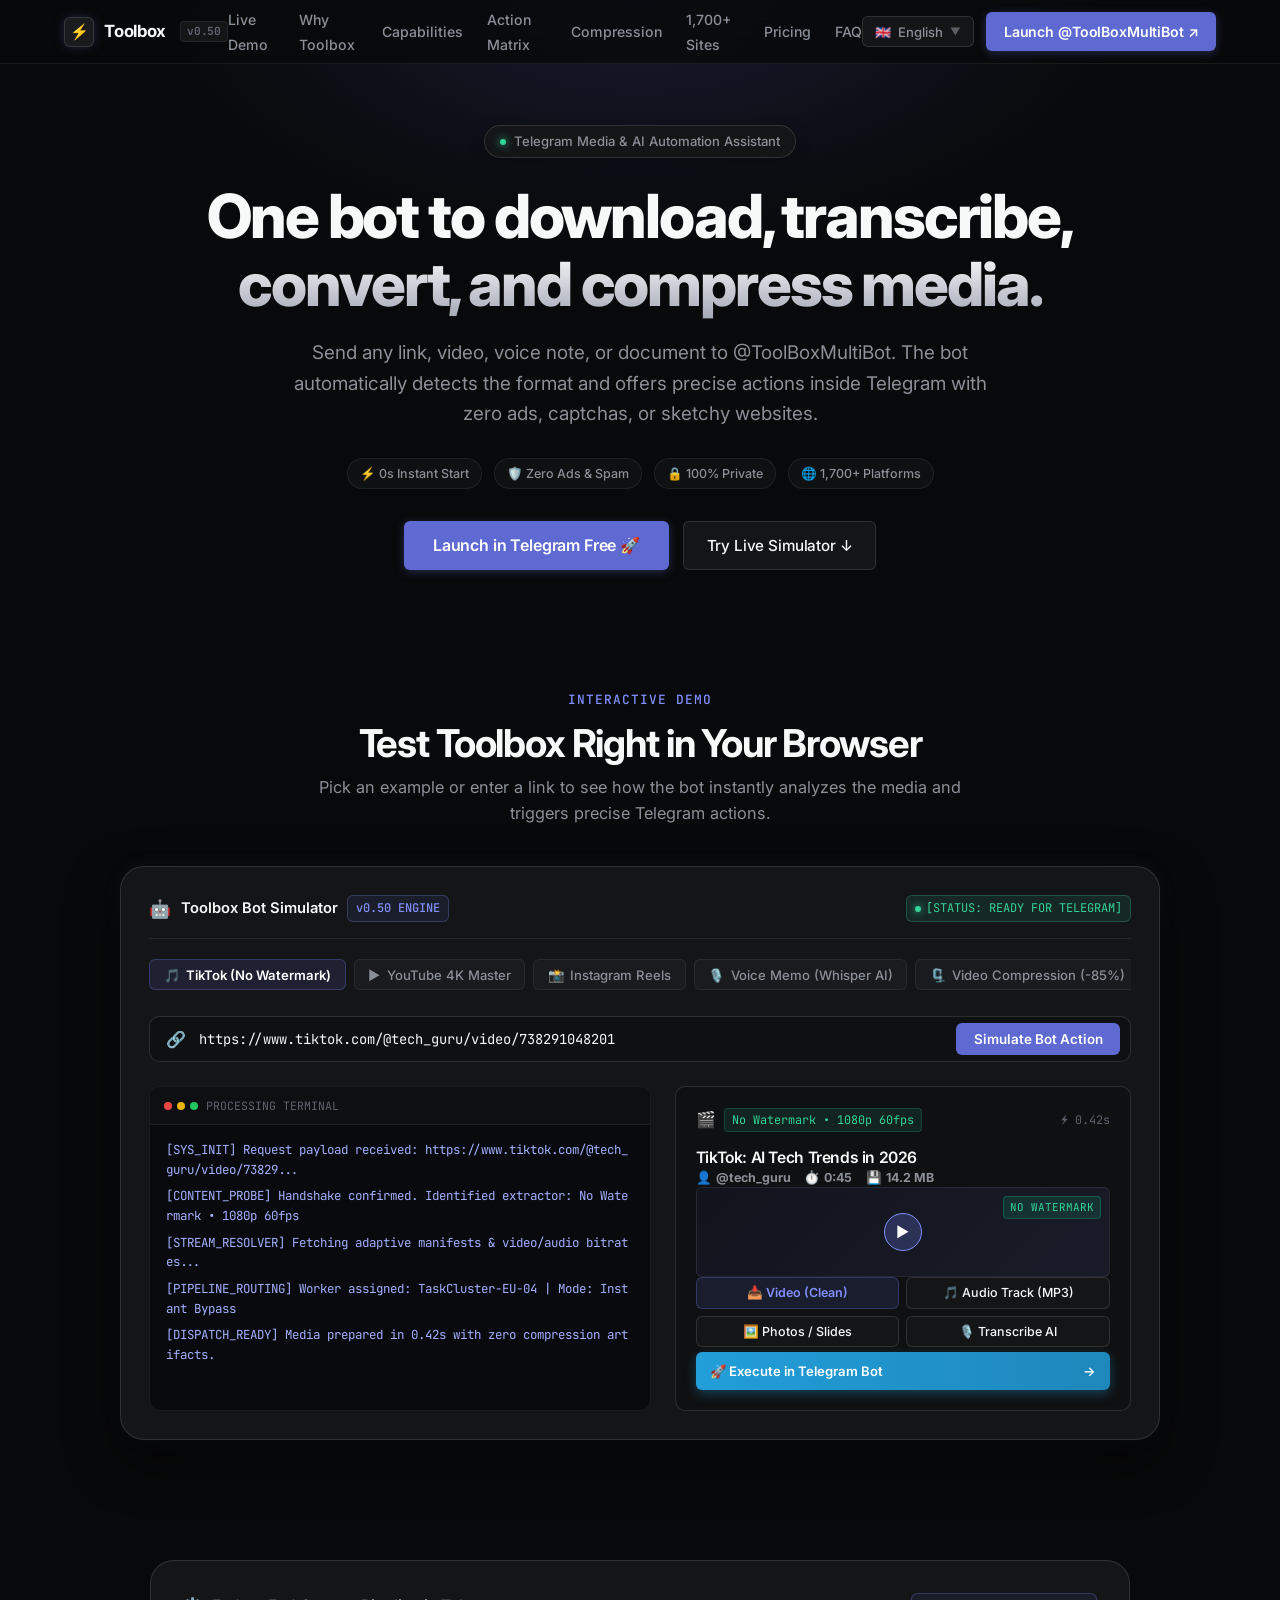
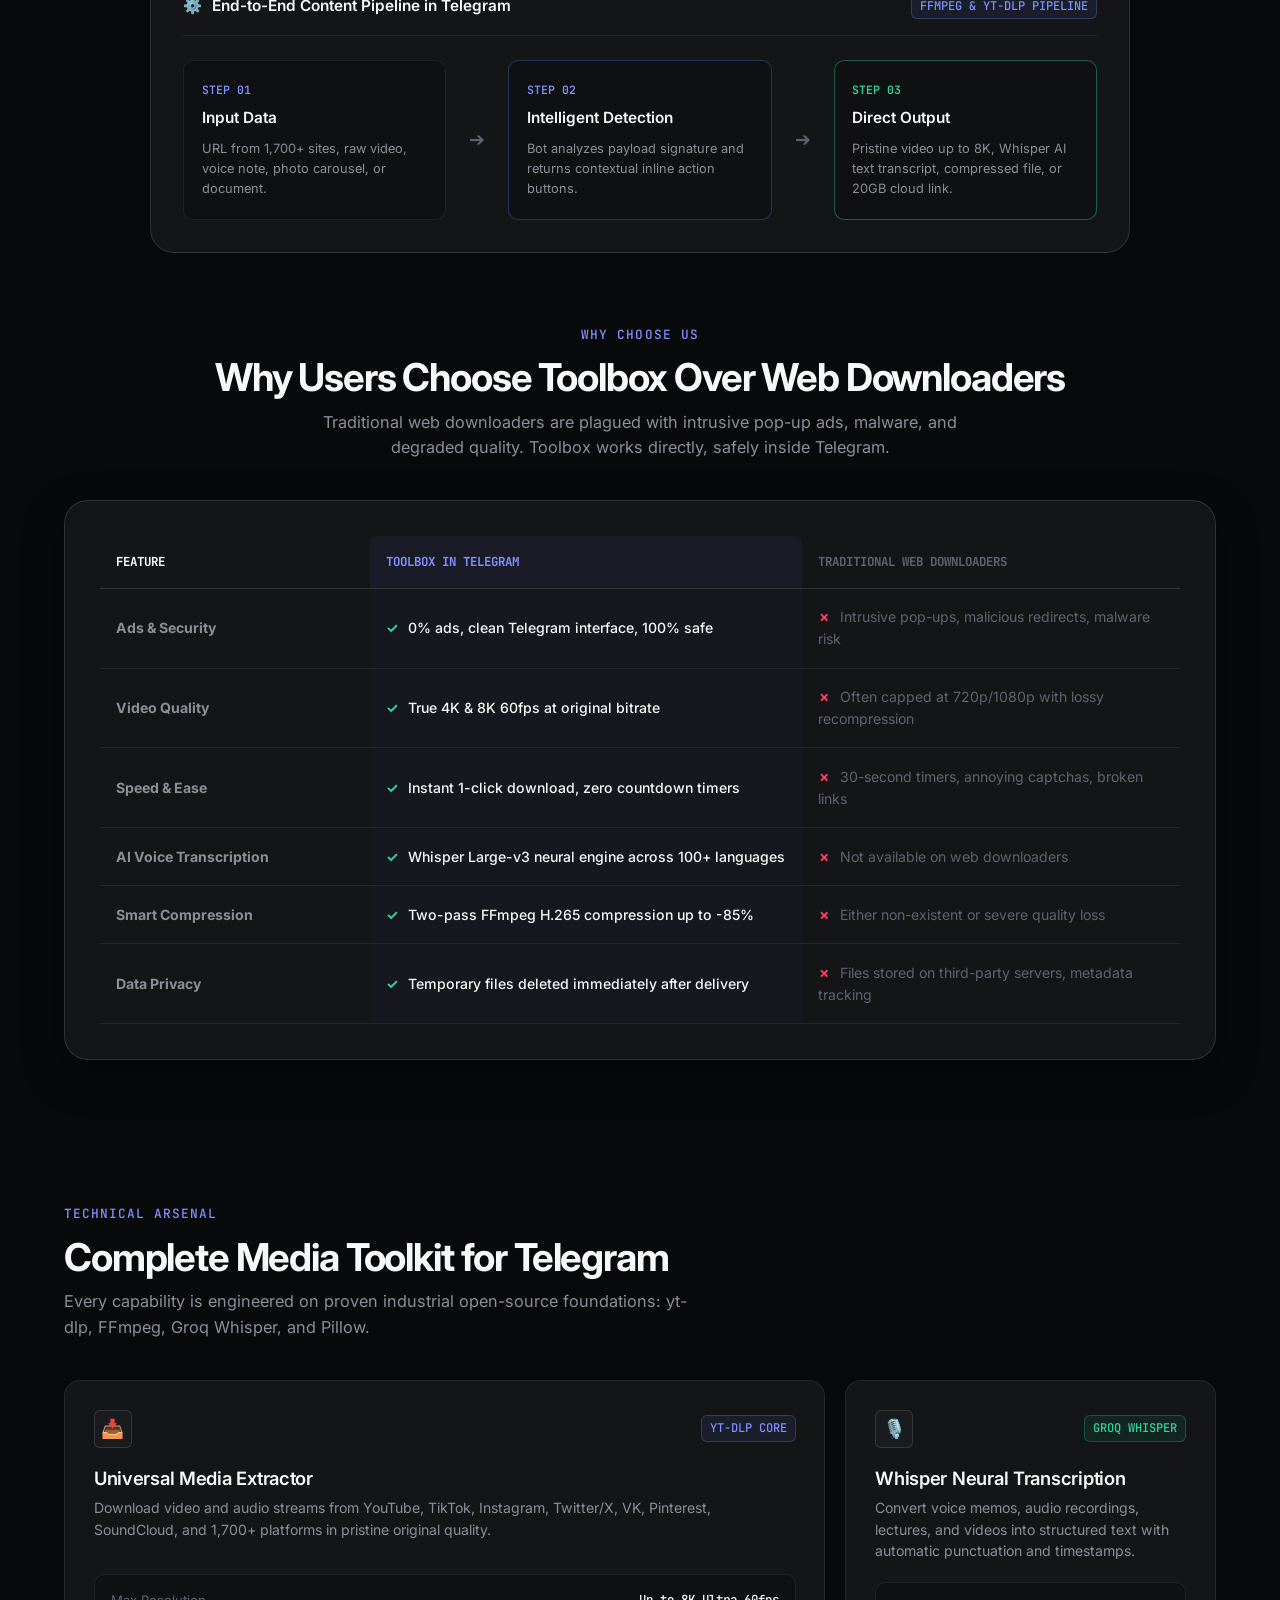
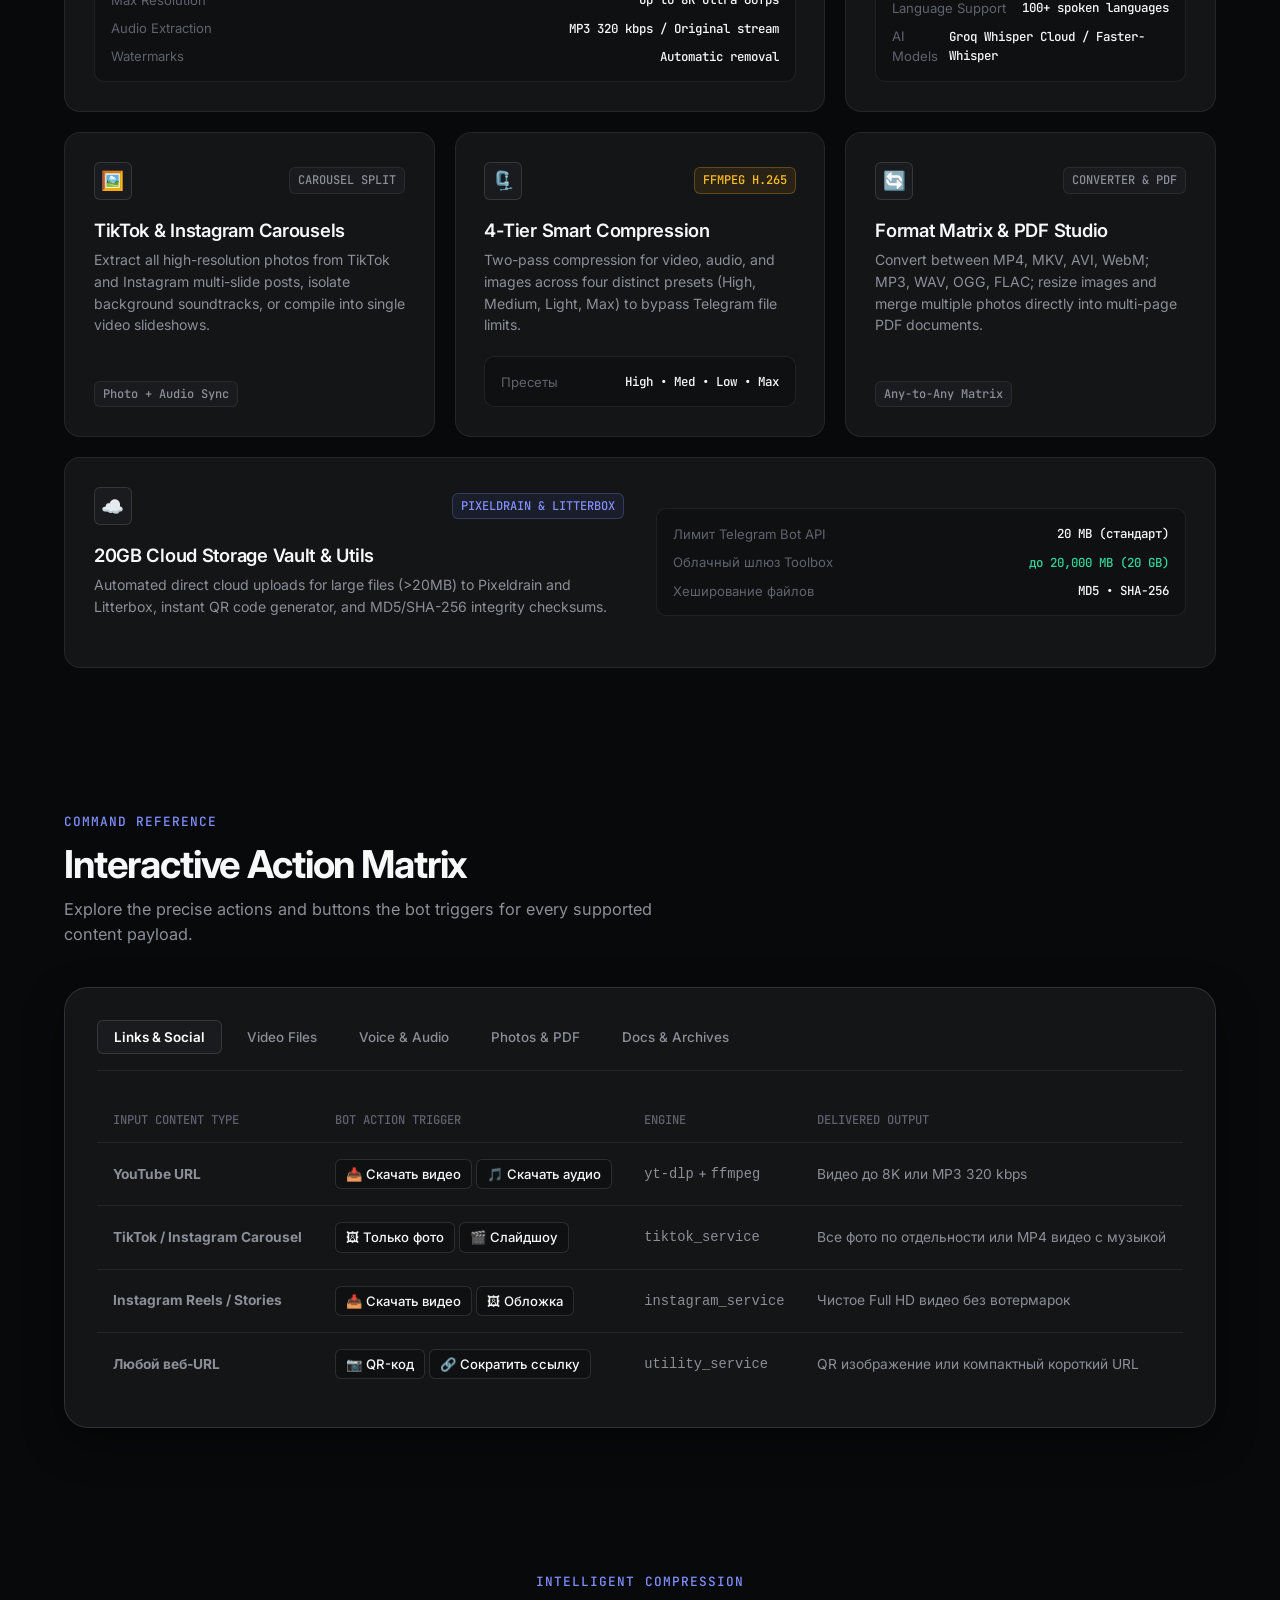
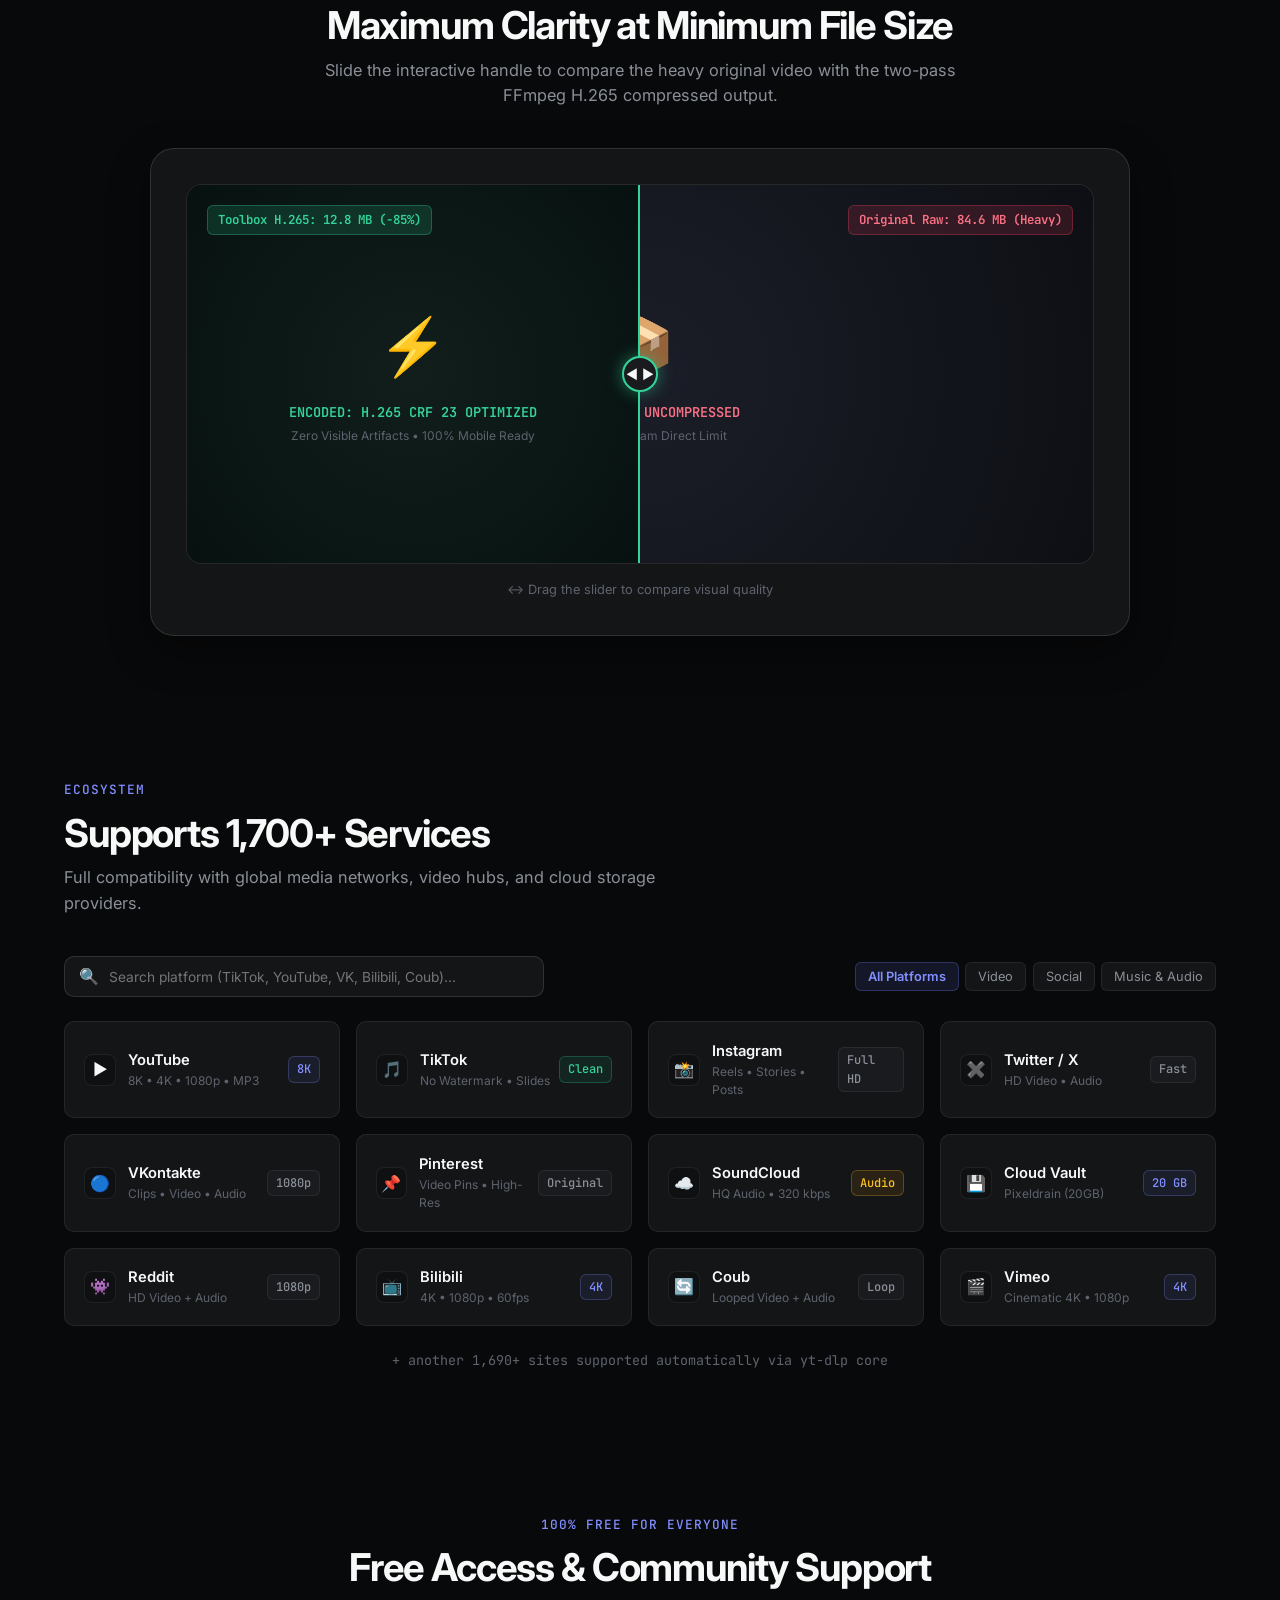
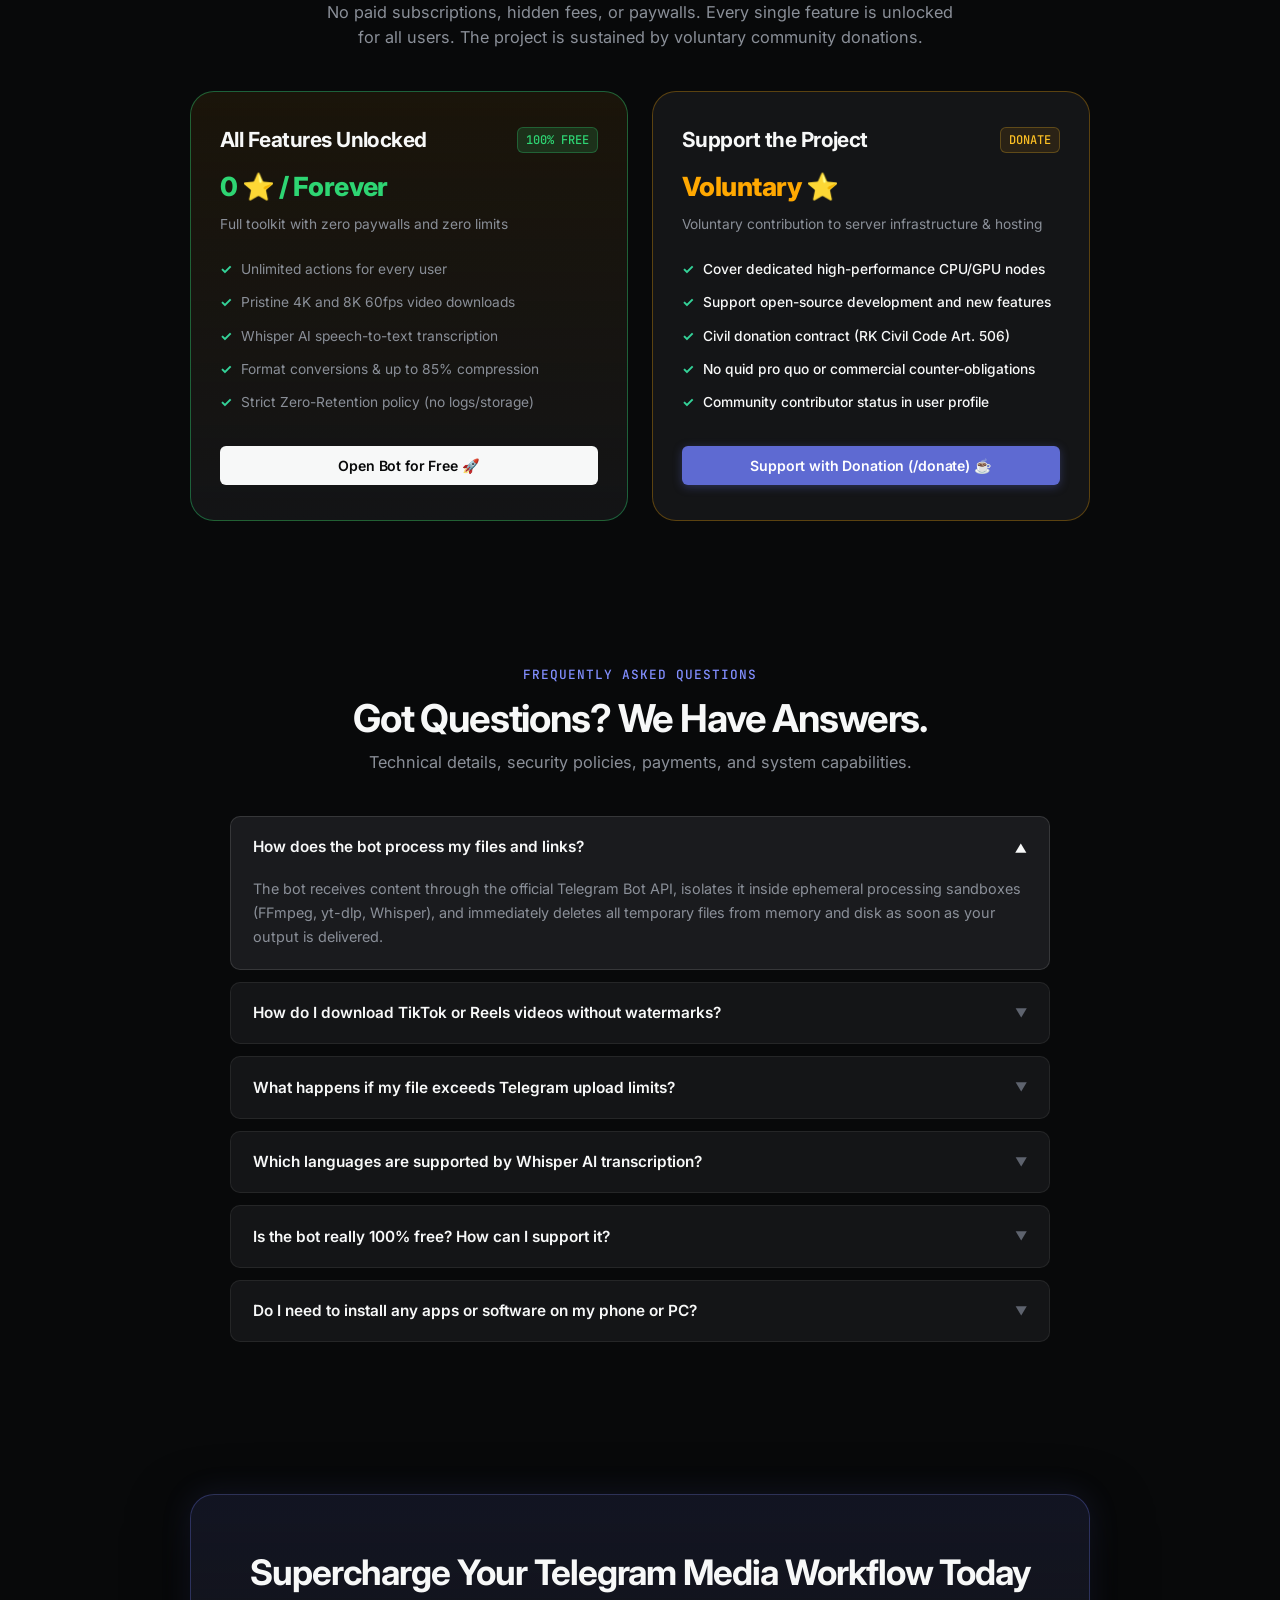
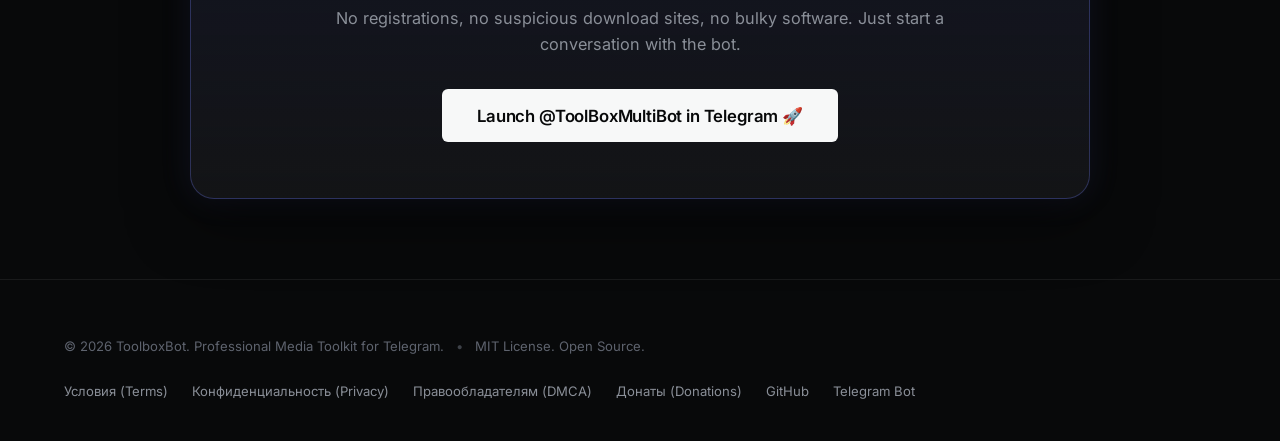
<file: index.html>
<!DOCTYPE html>
<html lang="ru" dir="ltr">
<head>
  <meta charset="UTF-8">
  <meta name="viewport" content="width=device-width, initial-scale=1.0">
  <title>Toolbox — Telegram-бот для скачивания видео (TikTok, YouTube, Reels), Whisper AI транскрибации и сжатия медиа</title>
  <meta name="description" content="Скачивайте видео в 4K/8K без водяных знаков из TikTok, YouTube, Instagram Reels, переводите аудио в текст нейросетью Whisper AI и сжимайте файлы до 85% прямо в Telegram.">
  <meta name="keywords" content="telegram bot, скачать тикток без водяного знака, скачать ютуб 4к, whisper ai транскрибация, сжатие видео telegram, конвертер медиа telegram stars, toolbox bot">
  <meta name="robots" content="index, follow">
  <meta name="theme-color" content="#08090a">

  <!-- Canonical & Alternate Hreflang -->
  <link rel="canonical" href="https://viacheslavchernyshov.github.io/toolbox/">
  <link rel="alternate" hreflang="x-default" href="https://viacheslavchernyshov.github.io/toolbox/">
  <link rel="alternate" hreflang="ru" href="https://viacheslavchernyshov.github.io/toolbox/">
  <link rel="alternate" hreflang="en" href="https://viacheslavchernyshov.github.io/toolbox/">
  <link rel="alternate" hreflang="uk" href="https://viacheslavchernyshov.github.io/toolbox/">
  <link rel="alternate" hreflang="de" href="https://viacheslavchernyshov.github.io/toolbox/">
  <link rel="alternate" hreflang="es" href="https://viacheslavchernyshov.github.io/toolbox/">
  <link rel="alternate" hreflang="it" href="https://viacheslavchernyshov.github.io/toolbox/">
  <link rel="alternate" hreflang="pt" href="https://viacheslavchernyshov.github.io/toolbox/">
  <link rel="alternate" hreflang="id" href="https://viacheslavchernyshov.github.io/toolbox/">
  <link rel="alternate" hreflang="vi" href="https://viacheslavchernyshov.github.io/toolbox/">
  <link rel="alternate" hreflang="fa" href="https://viacheslavchernyshov.github.io/toolbox/">

  <!-- OpenGraph (Facebook, Telegram, LinkedIn) -->
  <meta property="og:type" content="website">
  <meta property="og:url" content="https://viacheslavchernyshov.github.io/toolbox/">
  <meta property="og:title" content="Toolbox — Скачивание 8K, Whisper AI и сжатие медиа в Telegram">
  <meta property="og:description" content="Один бот для 1700+ сервисов: чистый TikTok без водяных знаков, YouTube 4K, Reels, Whisper AI транскрибация и сжатие до 85% без рекламы и вирусов.">
  <meta property="og:site_name" content="ToolboxBot">
  <meta property="og:locale" content="ru_RU">

  <!-- Twitter Card -->
  <meta name="twitter:card" content="summary_large_image">
  <meta name="twitter:title" content="Toolbox — Professional Telegram Media Assistant">
  <meta name="twitter:description" content="Download from 1,700+ sites in up to 8K, transcribe voice to text with Whisper AI, and compress files losslessly in Telegram.">

  <!-- JSON-LD Structured Data: SoftwareApplication & FAQPage -->
  <script type="application/ld+json">
  {
    "@context": "https://schema.org",
    "@graph": [
      {
        "@type": "SoftwareApplication",
        "name": "Toolbox Bot",
        "applicationCategory": "MultimediaApplication",
        "operatingSystem": "Telegram (iOS, Android, Windows, macOS, Linux, Web)",
        "url": "https://t.me/ToolBoxMultiBot",
        "offers": [
          {
            "@type": "Offer",
            "name": "100% Free & Open Utility",
            "price": "0",
            "priceCurrency": "USD",
            "description": "Complete free access to 4K/8K downloads, Whisper AI transcription, conversion, and compression for everyone"
          }
        ],
        "aggregateRating": {
          "@type": "AggregateRating",
          "ratingValue": "4.9",
          "reviewCount": "1280",
          "bestRating": "5",
          "worstRating": "1"
        }
      },
      {
        "@type": "FAQPage",
        "mainEntity": [
          {
            "@type": "Question",
            "name": "Как бот обрабатывает мои файлы и ссылки?",
            "acceptedAnswer": {
              "@type": "Answer",
              "text": "Бот принимает контент через официальный Telegram Bot API, изолированно обрабатывает его во временных рабочих контейнерах (FFmpeg, yt-dlp, Whisper) и сразу после отправки результата вам безвозвратно удаляет временные файлы из памяти и диска."
            }
          },
          {
            "@type": "Question",
            "name": "Как скачать видео без водяного знака из TikTok или Reels?",
            "acceptedAnswer": {
              "@type": "Answer",
              "text": "Просто скопируйте ссылку на ролик или фото-слайдшоу в приложении и отправьте её боту. Toolbox автоматически отфильтрует метаданные и пришлёт чистый ролик в оригинальном битрейте без водяных знаков."
            }
          },
          {
            "@type": "Question",
            "name": "Что делать, если файл превышает лимит отправки Telegram?",
            "acceptedAnswer": {
              "@type": "Answer",
              "text": "Для файлов больше стандартного лимита бот автоматически генерирует прямую скоростную ссылку на защищенное облачное хранилище Pixeldrain (до 20 ГБ) или Litterbox (до 1 ГБ), откуда файл можно скачать в один клик."
            }
          },
          {
            "@type": "Question",
            "name": "Как оплатить Lite или PRO подписку?",
            "acceptedAnswer": {
              "@type": "Answer",
              "text": "Оплата осуществляется прямо внутри Telegram официальной валютой Telegram Stars (XTR) через команду /buy. Это быстро, безопасно и не требует ввода данных банковской карты."
            }
          }
        ]
      }
    ]
  }
  </script>

  <!-- CSS Stylesheets (Linear Design System) -->
  <link rel="stylesheet" href="css/main.css">
  <link rel="stylesheet" href="css/linear.css">

  <!-- Favicon -->
  <link rel="icon" href="data:image/svg+xml,<svg xmlns='http://www.w3.org/2000/svg' viewBox='0 0 24 24' fill='%235e6ad2'><path d='M22.7 19l-9.1-9.1c.9-2.3.4-5-1.5-6.9-2-2-5-2.4-7.4-1.3L9 6 6 9 1.6 4.7C.4 7.1.9 10.1 2.9 12.1c1.9 1.9 4.6 2.4 6.9 1.5l9.1 9.1c.4.4 1 .4 1.4 0l2.3-2.3c.5-.4.5-1.1.1-1.4z'/></svg>">
</head>
<body>

  <!-- Linear Ambient Glow Mesh -->
  <div class="linear-ambient-glow"></div>

  <!-- Mobile Backdrop Overlay -->
  <div class="mobile-nav-backdrop" id="mobile-nav-backdrop"></div>

  <!-- Header & Navigation -->
  <header class="linear-header">
    <div class="container linear-nav-inner">
      <a href="#" class="linear-brand" aria-label="Toolbox Bot Home">
        <div class="linear-brand-icon">⚡</div>
        <span>Toolbox</span>
        <span class="linear-version-badge">v0.50</span>
      </a>

      <nav aria-label="Primary Navigation">
        <ul class="linear-nav-links" id="nav-menu">
          <li><a href="#simulator" class="linear-nav-link" data-i18n="nav.simulator">Демонстрация</a></li>
          <li><a href="#comparison" class="linear-nav-link" data-i18n="nav.comparison">Преимущества</a></li>
          <li><a href="#capabilities" class="linear-nav-link" data-i18n="nav.capabilities">Возможности</a></li>
          <li><a href="#matrix" class="linear-nav-link" data-i18n="nav.matrix">Матрица действий</a></li>
          <li><a href="#compression" class="linear-nav-link" data-i18n="nav.compression">Сжатие</a></li>
          <li><a href="#platforms" class="linear-nav-link" data-i18n="nav.platforms">1700+ сервисов</a></li>
          <li><a href="#tariffs" class="linear-nav-link" data-i18n="nav.tariffs">Бесплатно & Донаты</a></li>
          <li><a href="#faq" class="linear-nav-link" data-i18n="nav.faq">FAQ</a></li>
        </ul>
      </nav>

      <div class="linear-header-actions">
        <!-- 10 Languages Dropdown -->
        <div class="lang-dropdown-wrapper">
          <button class="lang-btn" id="lang-toggle-btn" aria-label="Change Language" aria-expanded="false">
            <span id="current-lang-flag">🇷🇺</span>
            <span id="current-lang-name">Русский</span>
            <span style="font-size: 0.65rem; opacity: 0.6;">▼</span>
          </button>
          <div class="lang-dropdown" role="menu">
            <a href="#" class="lang-item active" data-lang="ru"><span>🇷🇺</span> Русский</a>
            <a href="#" class="lang-item" data-lang="en"><span>🇬🇧</span> English</a>
            <a href="#" class="lang-item" data-lang="uk"><span>🇺🇦</span> Українська</a>
            <a href="#" class="lang-item" data-lang="de"><span>🇩🇪</span> Deutsch</a>
            <a href="#" class="lang-item" data-lang="es"><span>🇪🇸</span> Español</a>
            <a href="#" class="lang-item" data-lang="it"><span>🇮🇹</span> Italiano</a>
            <a href="#" class="lang-item" data-lang="pt"><span>🇵🇹</span> Português</a>
            <a href="#" class="lang-item" data-lang="id"><span>🇮🇩</span> Bahasa</a>
            <a href="#" class="lang-item" data-lang="vi"><span>🇻🇳</span> Tiếng Việt</a>
            <a href="#" class="lang-item" data-lang="fa"><span>🇮🇷</span> فارسی</a>
          </div>
        </div>

        <a href="https://t.me/ToolBoxMultiBot?start=w_nav" target="_blank" rel="noopener noreferrer" class="btn-linear btn-linear-brand" data-placement="w_nav" data-i18n="nav.open_bot">
          Открыть @ToolBoxMultiBot ↗
        </a>

        <button class="mobile-menu-btn" id="mobile-menu-btn" aria-label="Toggle Menu">
          <span></span>
          <span></span>
          <span></span>
        </button>
      </div>
    </div>
  </header>

  <!-- Hero Section -->
  <section class="hero-linear">
    <div class="container">
      <div class="hero-pill-badge">
        <span class="pulse-point"></span>
        <span data-i18n="hero.badge">Медиа-ассистент и ИИ-автоматизация для Telegram</span>
      </div>

      <h1 class="hero-headline-linear">
        <span data-i18n="hero.headline_p1">Один бот для скачивания, транскрибации,</span><br>
        <span class="hero-gradient-text" data-i18n="hero.headline_highlight">конвертации и сжатия медиа.</span>
      </h1>

      <p class="hero-subheadline-linear" data-i18n="hero.subheadline">
        Отправьте любую ссылку, видео, голосовое сообщение или документ в @ToolBoxMultiBot. Бот мгновенно определит формат и предложит точные действия в Telegram без рекламы, капчи и сомнительных сайтов.
      </p>

      <!-- Trust Badges Row -->
      <div class="hero-trust-badges">
        <div class="trust-badge-pill"><span data-i18n="hero.trust_badge1">⚡ 0 сек запуск</span></div>
        <div class="trust-badge-pill"><span data-i18n="hero.trust_badge2">🛡️ Без рекламы и спама</span></div>
        <div class="trust-badge-pill"><span data-i18n="hero.trust_badge3">🔒 100% конфиденциально</span></div>
        <div class="trust-badge-pill"><span data-i18n="hero.trust_badge4">🌐 1700+ сервисов</span></div>
      </div>

      <div class="hero-cta-linear">
        <a href="https://t.me/ToolBoxMultiBot?start=w_hero" target="_blank" rel="noopener noreferrer" class="btn-linear btn-linear-brand" style="font-size: 1rem; padding: 0.75rem 1.8rem;" data-placement="w_hero" data-i18n="hero.cta_primary">
          Запустить в Telegram бесплатно 🚀
        </a>
        <a href="#simulator" class="btn-linear btn-linear-secondary" style="font-size: 0.95rem; padding: 0.75rem 1.4rem;" data-i18n="hero.cta_secondary">
          Попробовать демо-симулятор ↓
        </a>
      </div>
    </div>
  </section>

  <!-- Interactive Bot Simulator (Live Browser Demo) -->
  <section class="simulator-section" id="simulator">
    <div class="container">
      <div class="section-header-linear" style="text-align: center;">
        <span class="section-label-linear" data-i18n="simulator.badge">ИНТЕРАКТИВНОЕ ДЕМО</span>
        <h2 class="section-title-linear" data-i18n="simulator.title">Попробуйте Toolbox прямо в браузере</h2>
        <p class="section-desc-linear" style="margin: 0 auto;" data-i18n="simulator.desc">
          Выберите пример или введите ссылку, чтобы увидеть, как бот мгновенно определяет контент и выполняет действия в Telegram.
        </p>
      </div>

      <div class="linear-simulator-box">
        <!-- Top Status Bar -->
        <div class="sim-header-bar">
          <div class="sim-title-group">
            <span style="font-size: 1.1rem;">🤖</span>
            <span>Toolbox Bot Simulator</span>
            <span class="tech-tag blue">v0.50 ENGINE</span>
          </div>
          <div id="sim-status-badge" class="sim-status-badge">
            <span class="pulse-dot done"></span>
            <span>[STATUS: READY FOR TELEGRAM]</span>
          </div>
        </div>

        <!-- Preset Buttons -->
        <div class="sim-presets-row">
          <button class="sim-preset-btn active" data-preset="tiktok">
            <span>🎵</span> <span data-i18n="simulator.preset_tiktok">TikTok (Без вотермарки)</span>
          </button>
          <button class="sim-preset-btn" data-preset="youtube">
            <span>▶️</span> <span data-i18n="simulator.preset_youtube">YouTube 4K Master</span>
          </button>
          <button class="sim-preset-btn" data-preset="insta">
            <span>📸</span> <span data-i18n="simulator.preset_insta">Instagram Reels</span>
          </button>
          <button class="sim-preset-btn" data-preset="voice">
            <span>🎙️</span> <span data-i18n="simulator.preset_voice">Голосовое (Whisper AI)</span>
          </button>
          <button class="sim-preset-btn" data-preset="compress">
            <span>🗜️</span> <span data-i18n="simulator.preset_compress">Сжатие видео (-85%)</span>
          </button>
        </div>

        <!-- Input Box -->
        <div class="sim-input-wrapper">
          <span class="sim-input-icon">🔗</span>
          <input type="text" id="sim-input" class="sim-input" value="https://www.tiktok.com/@tech_guru/video/738291048201" placeholder="Вставьте любую ссылку или имя файла...">
          <button id="sim-run-btn" class="sim-run-btn" data-i18n="simulator.btn_simulate">
            <span>⚡ Запустить симуляцию</span>
          </button>
        </div>

        <!-- Split Terminal vs Preview -->
        <div class="sim-grid-layout">
          <!-- Terminal Logs -->
          <div class="sim-terminal-pane">
            <div class="sim-terminal-header">
              <div class="terminal-dots">
                <span class="terminal-dot" style="background: #ef4444;"></span>
                <span class="terminal-dot" style="background: #eab308;"></span>
                <span class="terminal-dot" style="background: #22c55e;"></span>
              </div>
              <span data-i18n="simulator.terminal_title">ТЕРМИНАЛ ОБРАБОТКИ</span>
            </div>
            <div id="sim-logs" class="sim-logs">
              <div class="log-line glow-text">[SYS_INIT] Request payload received...</div>
              <div class="log-line">[CONTENT_PROBE] Handshake confirmed. Extractor: TikTok No Watermark</div>
              <div class="log-line">[DISPATCH_READY] Media prepared in 0.42s with zero compression artifacts.</div>
            </div>
          </div>

          <!-- Telegram Preview -->
          <div id="sim-preview" class="sim-preview-pane">
            <!-- Populated dynamically by simulator.js -->
          </div>
        </div>
      </div>
    </div>
  </section>

  <!-- Real Workflow Diagram -->
  <section class="workflow-section" id="workflow">
    <div class="container">
      <div class="workflow-box">
        <div class="workflow-header">
          <div class="workflow-title-box">
            <span>⚙️</span>
            <span data-i18n="hero.workflow_title">Сквозной процесс обработки контента в боте</span>
          </div>
          <span class="tech-tag blue">FFMPEG & YT-DLP PIPELINE</span>
        </div>

        <div class="workflow-grid">
          <!-- Step 1 -->
          <div class="workflow-card">
            <div class="workflow-step-num" data-i18n="hero.step1_num">Шаг 01</div>
            <div class="workflow-card-title" data-i18n="hero.step1_title">Входные данные</div>
            <p class="workflow-item-list" data-i18n="hero.step1_desc">
              Ссылка из 1700+ сайтов, видеофайл, голосовое сообщение, фото или PDF-документ.
            </p>
          </div>

          <div class="workflow-arrow">➔</div>

          <!-- Step 2 -->
          <div class="workflow-card" style="border-color: var(--accent-brand-border);">
            <div class="workflow-step-num" style="color: #828fff;" data-i18n="hero.step2_num">Шаг 02</div>
            <div class="workflow-card-title" data-i18n="hero.step2_title">Умное распознавание</div>
            <p class="workflow-item-list" data-i18n="hero.step2_desc">
              Бот анализирует сигнатуру и возвращает контекстную клавиатуру точных действий.
            </p>
          </div>

          <div class="workflow-arrow">➔</div>

          <!-- Step 3 -->
          <div class="workflow-card" style="border-color: rgba(52, 211, 153, 0.4);">
            <div class="workflow-step-num" style="color: #34d399;" data-i18n="hero.step3_num">Шаг 03</div>
            <div class="workflow-card-title" data-i18n="hero.step3_title">Результат</div>
            <p class="workflow-item-list" data-i18n="hero.step3_desc">
              Чистое видео до 8K, расшифровка Whisper AI, сжатый файл или облачная ссылка до 20 ГБ.
            </p>
          </div>
        </div>
      </div>
    </div>
  </section>

  <!-- Comparison Section: Toolbox vs Web Downloaders -->
  <section class="vs-section" id="comparison">
    <div class="container">
      <div class="section-header-linear" style="text-align: center;">
        <span class="section-label-linear" data-i18n="vs.badge">ПРЕИМУЩЕСТВА</span>
        <h2 class="section-title-linear" data-i18n="vs.title">Почему пользователи выбирают Toolbox вместо сайтов</h2>
        <p class="section-desc-linear" style="margin: 0 auto;" data-i18n="vs.desc">
          Традиционные сайты-скачивальщики перегружены навязчивой рекламой, вирусами и режут качество. Toolbox работает напрямую в мессенджере.
        </p>
      </div>

      <div class="vs-box">
        <div class="vs-table-responsive">
          <table class="vs-table">
            <thead>
              <tr>
                <th style="width: 25%;" data-i18n="vs.col_feature">Параметр</th>
                <th class="col-tb" style="width: 40%;" data-i18n="vs.col_toolbox">Toolbox в Telegram</th>
                <th class="col-web" style="width: 35%;" data-i18n="vs.col_websites">Обычные веб-скачивальщики</th>
              </tr>
            </thead>
            <tbody>
              <tr>
                <td><strong data-i18n="vs.f1_title">Реклама и безопасность</strong></td>
                <td class="col-tb"><span class="vs-check">✓</span> <span data-i18n="vs.f1_tb">0% рекламы, чистый Telegram, полная безопасность</span></td>
                <td class="col-web"><span class="vs-cross">✗</span> <span data-i18n="vs.f1_web">Всплывающие окна, баннеры, риск вирусов и фишинга</span></td>
              </tr>
              <tr>
                <td><strong data-i18n="vs.f2_title">Качество видео</strong></td>
                <td class="col-tb"><span class="vs-check">✓</span> <span data-i18n="vs.f2_tb">Честное 4K и 8K 60fps в оригинальном битрейте</span></td>
                <td class="col-web"><span class="vs-cross">✗</span> <span data-i18n="vs.f2_web">Часто урезано до 720p/1080p, повторное пережатие</span></td>
              </tr>
              <tr>
                <td><strong data-i18n="vs.f3_title">Скорость и запуск</strong></td>
                <td class="col-tb"><span class="vs-check">✓</span> <span data-i18n="vs.f3_tb">Мгновенно в 1 клик, без ожидания таймеров</span></td>
                <td class="col-web"><span class="vs-cross">✗</span> <span data-i18n="vs.f3_web">Таймеры ожидания 30 сек, капчи, битые ссылки</span></td>
              </tr>
              <tr>
                <td><strong data-i18n="vs.f4_title">ИИ-транскрибация речи</strong></td>
                <td class="col-tb"><span class="vs-check">✓</span> <span data-i18n="vs.f4_tb">Нейросеть Whisper Large-v3 на 100+ языках мира</span></td>
                <td class="col-web"><span class="vs-cross">✗</span> <span data-i18n="vs.f4_web">Отсутствует на сайтах-скачивальщиках</span></td>
              </tr>
              <tr>
                <td><strong data-i18n="vs.f5_title">Умное сжатие файлов</strong></td>
                <td class="col-tb"><span class="vs-check">✓</span> <span data-i18n="vs.f5_tb">Двухпроходное FFmpeg H.265 сжатие до -85%</span></td>
                <td class="col-web"><span class="vs-cross">✗</span> <span data-i18n="vs.f5_web">Либо нет, либо сильная потеря четкости</span></td>
              </tr>
              <tr>
                <td><strong data-i18n="vs.f6_title">Приватность файлов</strong></td>
                <td class="col-tb"><span class="vs-check">✓</span> <span data-i18n="vs.f6_tb">Файлы стираются из памяти сразу после отправки</span></td>
                <td class="col-web"><span class="vs-cross">✗</span> <span data-i18n="vs.f6_web">Хранятся на чужих серверах, слив метаданных</span></td>
              </tr>
            </tbody>
          </table>
        </div>
      </div>
    </div>
  </section>

  <!-- Core Capabilities (Linear Bento Grid) -->
  <section class="bento-section" id="capabilities">
    <div class="container">
      <div class="section-header-linear">
        <span class="section-label-linear" data-i18n="bento.badge">ТЕХНИЧЕСКИЙ АРСЕНАЛ</span>
        <h2 class="section-title-linear" data-i18n="bento.title">Полный набор инструментов для медиафайлов</h2>
        <p class="section-desc-linear" data-i18n="bento.desc">
          Каждая функция построена на проверенном промышленном стеке: yt-dlp, FFmpeg, Groq Whisper и Pillow.
        </p>
      </div>

      <div class="bento-grid">
        <!-- Card 1 (Col span 2): Universal Downloader -->
        <div class="bento-card col-span-2">
          <div>
            <div class="bento-top-row">
              <div class="bento-icon-box">📥</div>
              <span class="tech-tag blue">YT-DLP CORE</span>
            </div>
            <h3 class="bento-title" data-i18n="bento.c1_title">Универсальный загрузчик медиа</h3>
            <p class="bento-desc" data-i18n="bento.c1_desc">
              Скачивание видео и аудиопотоков с YouTube, TikTok, Instagram, Twitter/X, VK, Pinterest, SoundCloud и ещё 1700+ платформ в исходном качестве.
            </p>
          </div>
          <div class="bento-specs">
            <div class="bento-spec-row">
              <span class="bento-spec-label" data-i18n="bento.c1_spec1">Разрешение</span>
              <span class="bento-spec-val" data-i18n="bento.c1_spec1_v">до 8K Ultra 60fps</span>
            </div>
            <div class="bento-spec-row">
              <span class="bento-spec-label" data-i18n="bento.c1_spec2">Аудиодорожка</span>
              <span class="bento-spec-val" data-i18n="bento.c1_spec2_v">MP3 320 kbps / Исходный битрейт</span>
            </div>
            <div class="bento-spec-row">
              <span class="bento-spec-label" data-i18n="bento.c1_spec3">Водяные знаки</span>
              <span class="bento-spec-val" data-i18n="bento.c1_spec3_v">Автоматическое удаление</span>
            </div>
          </div>
        </div>

        <!-- Card 2: Neural Transcriber -->
        <div class="bento-card">
          <div>
            <div class="bento-top-row">
              <div class="bento-icon-box">🎙️</div>
              <span class="tech-tag emerald">GROQ WHISPER</span>
            </div>
            <h3 class="bento-title" data-i18n="bento.c2_title">Нейросетевая транскрибация Whisper</h3>
            <p class="bento-desc" data-i18n="bento.c2_desc">
              Преобразование голосовых сообщений, аудиозаписей, подкастов и видеороликов в структурированный текст со знаками препинания и таймкодами.
            </p>
          </div>
          <div class="bento-specs">
            <div class="bento-spec-row">
              <span class="bento-spec-label" data-i18n="bento.c2_spec1">Языки</span>
              <span class="bento-spec-val" data-i18n="bento.c2_spec1_v">100+ мировых языков</span>
            </div>
            <div class="bento-spec-row">
              <span class="bento-spec-label" data-i18n="bento.c2_spec2">Движок</span>
              <span class="bento-spec-val" data-i18n="bento.c2_spec2_v">Whisper Large-v3</span>
            </div>
          </div>
        </div>

        <!-- Card 3: TikTok & Instagram Carousels -->
        <div class="bento-card">
          <div>
            <div class="bento-top-row">
              <div class="bento-icon-box">🖼️</div>
              <span class="tech-tag">CAROUSEL SPLIT</span>
            </div>
            <h3 class="bento-title" data-i18n="bento.c3_title">Слайдшоу TikTok & Instagram</h3>
            <p class="bento-desc" data-i18n="bento.c3_desc">
              Разбор фото-каруселей TikTok и Instagram на отдельные кадры в исходном разрешении, выгрузка саундтрека или сборка в видео-слайдшоу.
            </p>
          </div>
          <div class="tech-tag" style="width: fit-content;">Photo + Audio Sync</div>
        </div>

        <!-- Card 4: 4-Tier Smart Compression -->
        <div class="bento-card">
          <div>
            <div class="bento-top-row">
              <div class="bento-icon-box">🗜️</div>
              <span class="tech-tag amber">FFMPEG H.265</span>
            </div>
            <h3 class="bento-title" data-i18n="bento.c4_title">4-уровневое умное сжатие</h3>
            <p class="bento-desc" data-i18n="bento.c4_desc">
              Двухпроходное сжатие видео, аудио и изображений с четырьмя пресетами (High, Medium, Light, Max) для обхода лимитов Telegram.
            </p>
          </div>
          <div class="bento-specs">
            <div class="bento-spec-row">
              <span class="bento-spec-label">Пресеты</span>
              <span class="bento-spec-val">High • Med • Low • Max</span>
            </div>
          </div>
        </div>

        <!-- Card 5: Media Converter & PDF Studio -->
        <div class="bento-card">
          <div>
            <div class="bento-top-row">
              <div class="bento-icon-box">🔄</div>
              <span class="tech-tag">CONVERTER & PDF</span>
            </div>
            <h3 class="bento-title" data-i18n="bento.c5_title">Конвертер форматов и PDF Studio</h3>
            <p class="bento-desc" data-i18n="bento.c5_desc">
              Конвертация между MP4, MKV, AVI, WebM; MP3, WAV, OGG, FLAC; ресайз картинок и объединение фотографий в один многостраничный PDF.
            </p>
          </div>
          <div class="tech-tag" style="width: fit-content;">Any-to-Any Matrix</div>
        </div>

        <!-- Card 6 (Full Width): 20GB Cloud Vault & Utilities -->
        <div class="bento-card col-span-full">
          <div class="bento-split-content">
            <div>
              <div class="bento-top-row">
                <div class="bento-icon-box">☁️</div>
                <span class="tech-tag blue">PIXELDRAIN & LITTERBOX</span>
              </div>
              <h3 class="bento-title" data-i18n="bento.c6_title">Облачное хранилище до 20 ГБ и утилиты</h3>
              <p class="bento-desc" data-i18n="bento.c6_desc">
                Автоматическая загрузка файлов больше 20 МБ на скоростные сервера Pixeldrain и Litterbox, генерация QR-кодов и расчет контрольных сумм MD5/SHA-256.
              </p>
            </div>
            <div class="bento-specs" style="align-self: center;">
              <div class="bento-spec-row">
                <span class="bento-spec-label">Лимит Telegram Bot API</span>
                <span class="bento-spec-val">20 MB (стандарт)</span>
              </div>
              <div class="bento-spec-row">
                <span class="bento-spec-label">Облачный шлюз Toolbox</span>
                <span class="bento-spec-val" style="color: #34d399;">до 20,000 MB (20 GB)</span>
              </div>
              <div class="bento-spec-row">
                <span class="bento-spec-label">Хеширование файлов</span>
                <span class="bento-spec-val">MD5 • SHA-256</span>
              </div>
            </div>
          </div>
        </div>
      </div>
    </div>
  </section>

  <!-- Interactive Action Matrix -->
  <section class="matrix-section" id="matrix">
    <div class="container">
      <div class="section-header-linear">
        <span class="section-label-linear" data-i18n="matrix.badge">СПРАВОЧНИК КОМАНД</span>
        <h2 class="section-title-linear" data-i18n="matrix.title">Интерактивная матрица действий</h2>
        <p class="section-desc-linear" data-i18n="matrix.desc">
          Посмотрите, какие кнопки и функции активирует бот при получении каждого типа контента.
        </p>
      </div>

      <div class="matrix-box">
        <div class="matrix-tabs">
          <button class="matrix-tab-btn active" data-tab="url" data-i18n="matrix.tab_url">Ссылки и Соцсети</button>
          <button class="matrix-tab-btn" data-tab="video" data-i18n="matrix.tab_video">Видеофайлы</button>
          <button class="matrix-tab-btn" data-tab="audio" data-i18n="matrix.tab_audio">Голос и Аудио</button>
          <button class="matrix-tab-btn" data-tab="photo" data-i18n="matrix.tab_photo">Фото и PDF</button>
          <button class="matrix-tab-btn" data-tab="doc" data-i18n="matrix.tab_doc">Документы и Архивы</button>
        </div>

        <!-- Tab 1: URL / Links -->
        <div class="matrix-content-pane active" id="pane-url">
          <div class="matrix-table-responsive">
            <table class="matrix-table">
              <thead>
                <tr>
                  <th data-i18n="matrix.th_input">Тип контента на входе</th>
                  <th data-i18n="matrix.th_action">Действие в боте</th>
                  <th data-i18n="matrix.th_engine">Обработчик</th>
                  <th data-i18n="matrix.th_output">Результат</th>
                </tr>
              </thead>
              <tbody>
                <tr>
                  <td><strong>YouTube URL</strong></td>
                  <td><span class="action-badge">📥 Скачать видео</span> <span class="action-badge">🎵 Скачать аудио</span></td>
                  <td><code>yt-dlp</code> + <code>ffmpeg</code></td>
                  <td>Видео до 8K или MP3 320 kbps</td>
                </tr>
                <tr>
                  <td><strong>TikTok / Instagram Carousel</strong></td>
                  <td><span class="action-badge">🖼 Только фото</span> <span class="action-badge">🎬 Слайдшоу</span></td>
                  <td><code>tiktok_service</code></td>
                  <td>Все фото по отдельности или MP4 видео с музыкой</td>
                </tr>
                <tr>
                  <td><strong>Instagram Reels / Stories</strong></td>
                  <td><span class="action-badge">📥 Скачать видео</span> <span class="action-badge">🖼 Обложка</span></td>
                  <td><code>instagram_service</code></td>
                  <td>Чистое Full HD видео без вотермарок</td>
                </tr>
                <tr>
                  <td><strong>Любой веб-URL</strong></td>
                  <td><span class="action-badge">📷 QR-код</span> <span class="action-badge">🔗 Сократить ссылку</span></td>
                  <td><code>utility_service</code></td>
                  <td>QR изображение или компактный короткий URL</td>
                </tr>
              </tbody>
            </table>
          </div>
        </div>

        <!-- Tab 2: Video Files -->
        <div class="matrix-content-pane" id="pane-video">
          <div class="matrix-table-responsive">
            <table class="matrix-table">
              <thead>
                <tr>
                  <th data-i18n="matrix.th_input">Тип контента на входе</th>
                  <th data-i18n="matrix.th_action">Действие в боте</th>
                  <th data-i18n="matrix.th_engine">Обработчик</th>
                  <th data-i18n="matrix.th_output">Результат</th>
                </tr>
              </thead>
              <tbody>
                <tr>
                  <td><strong>MP4, MKV, AVI, WebM</strong></td>
                  <td><span class="action-badge">🔄 Конвертировать</span></td>
                  <td><code>conversion_service</code></td>
                  <td>Быстрое перекодирование в выбранный контейнер</td>
                </tr>
                <tr>
                  <td><strong>Тяжелый видеофайл</strong></td>
                  <td><span class="action-badge">🗜 Сжать</span> (High, Med, Low, Max)</td>
                  <td><code>ffmpeg CRF pass</code></td>
                  <td>Уменьшение размера файла до 85%</td>
                </tr>
                <tr>
                  <td><strong>Видео с речью</strong></td>
                  <td><span class="action-badge">🎙 Транскрипция</span></td>
                  <td><code>Groq Whisper Pro</code></td>
                  <td>Текстовая расшифровка с таймкодами</td>
                </tr>
                <tr>
                  <td><strong>Видео > 20 МБ</strong></td>
                  <td><span class="action-badge">☁️ Загрузить на сервер</span></td>
                  <td><code>Pixeldrain (20GB)</code></td>
                  <td>Прямая ссылка на скачивание на высокой скорости</td>
                </tr>
              </tbody>
            </table>
          </div>
        </div>

        <!-- Tab 3: Audio & Voice -->
        <div class="matrix-content-pane" id="pane-audio">
          <div class="matrix-table-responsive">
            <table class="matrix-table">
              <thead>
                <tr>
                  <th data-i18n="matrix.th_input">Тип контента на входе</th>
                  <th data-i18n="matrix.th_action">Действие в боте</th>
                  <th data-i18n="matrix.th_engine">Обработчик</th>
                  <th data-i18n="matrix.th_output">Результат</th>
                </tr>
              </thead>
              <tbody>
                <tr>
                  <td><strong>Голосовое сообщение Telegram</strong></td>
                  <td><span class="action-badge">🎙 Транскрипция</span></td>
                  <td><code>Groq Whisper</code></td>
                  <td>Мгновенный текст сообщения со знаками препинания</td>
                </tr>
                <tr>
                  <td><strong>MP3, WAV, OGG, FLAC, M4A</strong></td>
                  <td><span class="action-badge">🔄 Конвертировать</span></td>
                  <td><code>ffmpeg audio matrix</code></td>
                  <td>Преобразование в любой аудиоформат</td>
                </tr>
                <tr>
                  <td><strong>Длинный подкаст / Лекция</strong></td>
                  <td><span class="action-badge">🎙 Транскрипция</span></td>
                  <td><code>Whisper Large-v3</code></td>
                  <td>Полный конспект беседы с разбивкой по смыслу</td>
                </tr>
              </tbody>
            </table>
          </div>
        </div>

        <!-- Tab 4: Photos & PDF -->
        <div class="matrix-content-pane" id="pane-photo">
          <div class="matrix-table-responsive">
            <table class="matrix-table">
              <thead>
                <tr>
                  <th data-i18n="matrix.th_input">Тип контента на входе</th>
                  <th data-i18n="matrix.th_action">Действие в боте</th>
                  <th data-i18n="matrix.th_engine">Обработчик</th>
                  <th data-i18n="matrix.th_output">Результат</th>
                </tr>
              </thead>
              <tbody>
                <tr>
                  <td><strong>Изображения (PNG, JPG, WebP)</strong></td>
                  <td><span class="action-badge">📄 В PDF</span></td>
                  <td><code>Pillow (PIL)</code></td>
                  <td>Объединение фото в один многостраничный PDF</td>
                </tr>
                <tr>
                  <td><strong>Большая фотография</strong></td>
                  <td><span class="action-badge">📐 Изменить размер</span> <span class="action-badge">🗜 Сжать</span></td>
                  <td><code>image_service</code></td>
                  <td>Оптимизированное изображение без артефактов</td>
                </tr>
                <tr>
                  <td><strong>Любое фото / картинка</strong></td>
                  <td><span class="action-badge">🔑 Хэш файла</span></td>
                  <td><code>hashlib</code></td>
                  <td>MD5 и SHA-256 контрольные суммы</td>
                </tr>
              </tbody>
            </table>
          </div>
        </div>

        <!-- Tab 5: Documents & Archives -->
        <div class="matrix-content-pane" id="pane-doc">
          <div class="matrix-table-responsive">
            <table class="matrix-table">
              <thead>
                <tr>
                  <th data-i18n="matrix.th_input">Тип контента на входе</th>
                  <th data-i18n="matrix.th_action">Действие в боте</th>
                  <th data-i18n="matrix.th_engine">Обработчик</th>
                  <th data-i18n="matrix.th_output">Результат</th>
                </tr>
              </thead>
              <tbody>
                <tr>
                  <td><strong>DOCX, PDF, TXT</strong></td>
                  <td><span class="action-badge">📝 Извлечь текст</span></td>
                  <td><code>document_service</code></td>
                  <td>Чистый текст файла прямо в чат Telegram</td>
                </tr>
                <tr>
                  <td><strong>Текстовый документ</strong></td>
                  <td><span class="action-badge">📄 В PDF</span></td>
                  <td><code>pdf generator</code></td>
                  <td>Скомпилированный PDF документ</td>
                </tr>
                <tr>
                  <td><strong>Любой тяжелый файл</strong></td>
                  <td><span class="action-badge">🗜 Сжать (ZIP)</span></td>
                  <td><code>zipfile stream</code></td>
                  <td>Компактный ZIP-архив</td>
                </tr>
              </tbody>
            </table>
          </div>
        </div>
      </div>
    </div>
  </section>

  <!-- Interactive Compression Slider Section -->
  <section class="compression-section" id="compression">
    <div class="container">
      <div class="section-header-linear" style="text-align: center;">
        <span class="section-label-linear" data-i18n="compression_section.badge">ИНТЕЛЛЕКТУАЛЬНОЕ СЖАТИЕ</span>
        <h2 class="section-title-linear" data-i18n="compression_section.title">Максимальная четкость при минимальном весе</h2>
        <p class="section-desc-linear" style="margin: 0 auto;" data-i18n="compression_section.desc">
          Подвигайте интерактивный ползунок, чтобы сравнить исходный тяжелый ролик и результат двухпроходного сжатия Toolbox H.265.
        </p>
      </div>

      <div class="compression-linear-box">
        <div class="compare-container" id="compare-container">
          <!-- Before Layer (Original Raw Video) -->
          <div class="compare-layer before">
            <div class="compare-badge" data-i18n="compression_section.original_label">Оригинал: 84.6 МБ (Тяжелый файл)</div>
            <div class="compare-visual-content">
              <div class="compare-visual-icon">📦</div>
              <div class="compare-visual-sub" style="color: #fb7185;">RAW FOOTAGE: UNCOMPRESSED</div>
              <div style="font-size: 0.75rem; color: var(--text-muted); margin-top: 4px;">Exceeds Telegram Direct Limit</div>
            </div>
          </div>

          <!-- After Layer (Optimized H.265) -->
          <div class="compare-layer after" id="compare-after">
            <div class="compare-badge" data-i18n="compression_section.compressed_label">Toolbox сжатие: 12.8 МБ (-85%)</div>
            <div class="compare-visual-content">
              <div class="compare-visual-icon">⚡</div>
              <div class="compare-visual-sub" style="color: #34d399;">ENCODED: H.265 CRF 23 OPTIMIZED</div>
              <div style="font-size: 0.75rem; color: var(--text-muted); margin-top: 4px;">Zero Visible Artifacts • 100% Mobile Ready</div>
            </div>
          </div>

          <!-- Handle -->
          <div class="compare-handle" id="compare-handle">
            <div class="handle-pill">◀ ▶</div>
          </div>
        </div>

        <div class="compare-hint-row" data-i18n="compression_section.hint">
          ↔ Потяните ползунок для сравнения деталей
        </div>
      </div>
    </div>
  </section>

  <!-- Supported Platforms Ecosystem (1700+ Services with Search Filter) -->
  <section class="platforms-linear-section" id="platforms">
    <div class="container">
      <div class="section-header-linear">
        <span class="section-label-linear" data-i18n="platforms.badge">ЭКОСИСТЕМА</span>
        <h2 class="section-title-linear" data-i18n="platforms.title">Поддерживает 1700+ сервисов</h2>
        <p class="section-desc-linear" data-i18n="platforms.desc">
          Полная совместимость с популярными медиасетями и облачными хранилищами.
        </p>
      </div>

      <!-- Search & Category Filters -->
      <div class="platform-search-container">
        <div class="platform-search-input-box">
          <span>🔍</span>
          <input type="text" id="platform-search-input" placeholder="Быстрый поиск платформы (TikTok, YouTube, VK, Bilibili, Coub)..." data-i18n-attr="placeholder:platforms.search_placeholder">
        </div>
        <div class="platform-filter-tabs">
          <button class="platform-filter-btn active" data-filter="all" data-i18n="platforms.filter_all">Все платформы</button>
          <button class="platform-filter-btn" data-filter="video" data-i18n="platforms.filter_video">Видео</button>
          <button class="platform-filter-btn" data-filter="social" data-i18n="platforms.filter_social">Соцсети</button>
          <button class="platform-filter-btn" data-filter="music" data-i18n="platforms.filter_music">Музыка & Аудио</button>
        </div>
      </div>

      <div class="platforms-linear-grid" id="platforms-grid">
        <!-- 1. YouTube -->
        <div class="platform-linear-card" data-name="youtube" data-category="video" data-tags="video google 8k 4k 1080p mp3 stream">
          <div class="platform-left">
            <div class="platform-icon-circle">▶️</div>
            <div>
              <div class="platform-title-main">YouTube</div>
              <div class="platform-sub-cap">8K • 4K • 1080p • MP3</div>
            </div>
          </div>
          <span class="tech-tag blue">8K</span>
        </div>

        <!-- 2. TikTok -->
        <div class="platform-linear-card" data-name="tiktok" data-category="social" data-tags="tiktok video short clean watermark slides">
          <div class="platform-left">
            <div class="platform-icon-circle">🎵</div>
            <div>
              <div class="platform-title-main">TikTok</div>
              <div class="platform-sub-cap">No Watermark • Slides</div>
            </div>
          </div>
          <span class="tech-tag emerald">Clean</span>
        </div>

        <!-- 3. Instagram -->
        <div class="platform-linear-card" data-name="instagram" data-category="social" data-tags="instagram reels stories photo carousel meta">
          <div class="platform-left">
            <div class="platform-icon-circle">📸</div>
            <div>
              <div class="platform-title-main">Instagram</div>
              <div class="platform-sub-cap">Reels • Stories • Posts</div>
            </div>
          </div>
          <span class="tech-tag">Full HD</span>
        </div>

        <!-- 4. Twitter / X -->
        <div class="platform-linear-card" data-name="twitter x" data-category="social" data-tags="twitter x clips video spaces audio">
          <div class="platform-left">
            <div class="platform-icon-circle">✖️</div>
            <div>
              <div class="platform-title-main">Twitter / X</div>
              <div class="platform-sub-cap">HD Video • Audio</div>
            </div>
          </div>
          <span class="tech-tag">Fast</span>
        </div>

        <!-- 5. VKontakte -->
        <div class="platform-linear-card" data-name="vkontakte vk" data-category="social" data-tags="vk vkontakte clips video music audio">
          <div class="platform-left">
            <div class="platform-icon-circle">🔵</div>
            <div>
              <div class="platform-title-main">VKontakte</div>
              <div class="platform-sub-cap">Clips • Video • Audio</div>
            </div>
          </div>
          <span class="tech-tag">1080p</span>
        </div>

        <!-- 6. Pinterest -->
        <div class="platform-linear-card" data-name="pinterest" data-category="social" data-tags="pinterest video pins high-res image">
          <div class="platform-left">
            <div class="platform-icon-circle">📌</div>
            <div>
              <div class="platform-title-main">Pinterest</div>
              <div class="platform-sub-cap">Video Pins • High-Res</div>
            </div>
          </div>
          <span class="tech-tag">Original</span>
        </div>

        <!-- 7. SoundCloud -->
        <div class="platform-linear-card" data-name="soundcloud" data-category="music" data-tags="soundcloud music audio track stream 320kbps">
          <div class="platform-left">
            <div class="platform-icon-circle">☁️</div>
            <div>
              <div class="platform-title-main">SoundCloud</div>
              <div class="platform-sub-cap">HQ Audio • 320 kbps</div>
            </div>
          </div>
          <span class="tech-tag amber">Audio</span>
        </div>

        <!-- 8. Cloud Vault -->
        <div class="platform-linear-card" data-name="cloud vault pixeldrain litterbox" data-category="video" data-tags="cloud storage pixeldrain litterbox 20gb">
          <div class="platform-left">
            <div class="platform-icon-circle">💾</div>
            <div>
              <div class="platform-title-main">Cloud Vault</div>
              <div class="platform-sub-cap">Pixeldrain (20GB)</div>
            </div>
          </div>
          <span class="tech-tag blue">20 GB</span>
        </div>

        <!-- 9. Reddit -->
        <div class="platform-linear-card" data-name="reddit" data-category="social" data-tags="reddit video clips audio sync thread">
          <div class="platform-left">
            <div class="platform-icon-circle">👾</div>
            <div>
              <div class="platform-title-main">Reddit</div>
              <div class="platform-sub-cap">HD Video + Audio</div>
            </div>
          </div>
          <span class="tech-tag">1080p</span>
        </div>

        <!-- 10. Bilibili -->
        <div class="platform-linear-card" data-name="bilibili" data-category="video" data-tags="bilibili anime stream 4k 1080p china">
          <div class="platform-left">
            <div class="platform-icon-circle">📺</div>
            <div>
              <div class="platform-title-main">Bilibili</div>
              <div class="platform-sub-cap">4K • 1080p • 60fps</div>
            </div>
          </div>
          <span class="tech-tag blue">4K</span>
        </div>

        <!-- 11. Coub -->
        <div class="platform-linear-card" data-name="coub" data-category="video" data-tags="coub loop audio music video">
          <div class="platform-left">
            <div class="platform-icon-circle">🔄</div>
            <div>
              <div class="platform-title-main">Coub</div>
              <div class="platform-sub-cap">Looped Video + Audio</div>
            </div>
          </div>
          <span class="tech-tag">Loop</span>
        </div>

        <!-- 12. Vimeo -->
        <div class="platform-linear-card" data-name="vimeo" data-category="video" data-tags="vimeo high quality 4k 1080p pro">
          <div class="platform-left">
            <div class="platform-icon-circle">🎬</div>
            <div>
              <div class="platform-title-main">Vimeo</div>
              <div class="platform-sub-cap">Cinematic 4K • 1080p</div>
            </div>
          </div>
          <span class="tech-tag blue">4K</span>
        </div>
      </div>

      <div class="platform-note-box" id="platform-note" data-i18n="platforms.universal_note">
        + еще 1690+ сайтов поддерживаются автоматически через ядро yt-dlp
      </div>
    </div>
  </section>

  <!-- Pricing / Tiers (100% Free + Voluntary Donations) -->
  <section class="tiers-section" id="tariffs">
    <div class="container">
      <div class="section-header-linear" style="text-align: center;">
        <span class="section-label-linear" data-i18n="tiers.badge">100% БЕСПЛАТНО ДЛЯ ВСЕХ</span>
        <h2 class="section-title-linear" data-i18n="tiers.title">Свободный доступ и поддержка</h2>
        <p class="section-desc-linear" style="margin: 0 auto;" data-i18n="tiers.desc">
          Никаких платных подписок, скрытых комиссий или пейволлов. Все функции открыты для каждого. Проект живет благодаря добровольным донатам сообщества.
        </p>
      </div>

      <div class="tiers-grid" style="grid-template-columns: repeat(auto-fit, minmax(320px, 1fr)); max-width: 900px; margin: 0 auto;">
        <!-- 1. 100% Free Plan -->
        <div class="tier-card pro-card" style="border-color: rgba(46, 213, 115, 0.4);">
          <div class="tier-header">
            <div class="tier-top-meta">
              <h3 class="tier-name" data-i18n="tiers.free_title">Все функции открыты</h3>
              <span class="tech-tag" style="background: rgba(46, 213, 115, 0.15); color: #2ed573; border-color: rgba(46, 213, 115, 0.3);">100% FREE</span>
            </div>
            <div class="tier-price-row">
              <span class="tier-price-val" style="color: #2ed573;" data-i18n="tiers.free_price">0 ⭐️ / Навсегда</span>
            </div>
            <p class="tier-desc" data-i18n="tiers.free_desc">Полный функционал без пейволлов и ограничений</p>
          </div>
          <ul class="tier-features-list">
            <li class="tier-feature-item"><span class="tier-check">✓</span> <span data-i18n="tiers.free_f1">Безлимитные действия для каждого</span></li>
            <li class="tier-feature-item"><span class="tier-check">✓</span> <span data-i18n="tiers.free_f2">Скачивание видео в честном 4K и 8K качестве</span></li>
            <li class="tier-feature-item"><span class="tier-check">✓</span> <span data-i18n="tiers.free_f3">Whisper AI транскрибация голоса</span></li>
            <li class="tier-feature-item"><span class="tier-check">✓</span> <span data-i18n="tiers.free_f4">Конвертация форматов, сжатие до 85%</span></li>
            <li class="tier-feature-item"><span class="tier-check">✓</span> <span data-i18n="tiers.free_f5">Политика Zero-Retention (файлы не хранятся)</span></li>
          </ul>
          <a href="https://t.me/ToolBoxMultiBot?start=w_tar_free" target="_blank" rel="noopener noreferrer" class="btn-linear btn-linear-primary" style="width: 100%;" data-placement="w_tar_free" data-i18n="tiers.free_cta">
            Открыть бота бесплатно 🚀
          </a>
        </div>

        <!-- 2. Community Donations -->
        <div class="tier-card" style="border-color: rgba(255, 168, 1, 0.3);">
          <div class="tier-header">
            <div class="tier-top-meta">
              <h3 class="tier-name" data-i18n="tiers.donate_title">Поддержка проекта</h3>
              <span class="tech-tag amber" data-i18n="tiers.donate_badge">DONATE</span>
            </div>
            <div class="tier-price-row">
              <span class="tier-price-val" style="color: #ffa801;" data-i18n="tiers.donate_price">По желанию ⭐️</span>
            </div>
            <p class="tier-desc" data-i18n="tiers.donate_desc">Добровольное пожертвование на серверы и хостинг</p>
          </div>
          <ul class="tier-features-list">
            <li class="tier-feature-item highlight"><span class="tier-check">✓</span> <span data-i18n="tiers.donate_f1">Оплата мощных CPU/GPU серверов</span></li>
            <li class="tier-feature-item highlight"><span class="tier-check">✓</span> <span data-i18n="tiers.donate_f2">Развитие открытого кода и новых фич</span></li>
            <li class="tier-feature-item highlight"><span class="tier-check">✓</span> <span data-i18n="tiers.donate_f3">Договор дарения (ст. 506 ГК РК)</span></li>
            <li class="tier-feature-item highlight"><span class="tier-check">✓</span> <span data-i18n="tiers.donate_f4">Никаких встречных обязательств</span></li>
            <li class="tier-feature-item highlight"><span class="tier-check">✓</span> <span data-i18n="tiers.donate_f5">Благодарность сообщества в профиле</span></li>
          </ul>
          <a href="https://t.me/ToolBoxMultiBot?start=w_donate" target="_blank" rel="noopener noreferrer" class="btn-linear btn-linear-brand" style="width: 100%;" data-placement="w_donate" data-i18n="tiers.donate_cta">
            Поддержать донатом (/donate) ☕
          </a>
        </div>
      </div>
    </div>
  </section>

  <!-- FAQ Accordion -->
  <section class="faq-linear-section" id="faq">
    <div class="container">
      <div class="section-header-linear" style="text-align: center;">
        <span class="section-label-linear" data-i18n="faq.badge">ВОПРОСЫ И ОТВЕТЫ</span>
        <h2 class="section-title-linear" data-i18n="faq.title">Часто задаваемые вопросы</h2>
        <p class="section-desc-linear" style="margin: 0 auto;" data-i18n="faq.desc">
          Технические детали, вопросы безопасности, оплата и специфика работы сервиса.
        </p>
      </div>

      <div class="faq-linear-list">
        <!-- Q1 -->
        <div class="faq-linear-item open">
          <div class="faq-linear-trigger">
            <span data-i18n="faq.q1">Как бот обрабатывает мои файлы и ссылки?</span>
            <span class="faq-chevron">▼</span>
          </div>
          <div class="faq-linear-body">
            <p data-i18n="faq.a1">
              Бот принимает контент через официальный Telegram Bot API, изолированно обрабатывает его во временных рабочих контейнерах (FFmpeg, yt-dlp, Whisper) и сразу после отправки результата вам безвозвратно удаляет временные файлы из памяти и диска.
            </p>
          </div>
        </div>

        <!-- Q2 -->
        <div class="faq-linear-item">
          <div class="faq-linear-trigger">
            <span data-i18n="faq.q2">Как скачать видео без водяного знака из TikTok или Reels?</span>
            <span class="faq-chevron">▼</span>
          </div>
          <div class="faq-linear-body">
            <p data-i18n="faq.a2">
              Просто скопируйте ссылку на ролик или фото-слайдшоу в приложении и отправьте её боту. Toolbox автоматически отфильтрует метаданные и пришлёт чистый ролик в оригинальном битрейте без водяных знаков.
            </p>
          </div>
        </div>

        <!-- Q3 -->
        <div class="faq-linear-item">
          <div class="faq-linear-trigger">
            <span data-i18n="faq.q3">Что делать, если файл превышает лимит отправки Telegram?</span>
            <span class="faq-chevron">▼</span>
          </div>
          <div class="faq-linear-body">
            <p data-i18n="faq.a3">
              Для файлов больше стандартного лимита бот автоматически генерирует прямую скоростную ссылку на защищенное облачное хранилище Pixeldrain (до 20 ГБ) или Litterbox (до 1 ГБ), откуда файл можно скачать в один клик.
            </p>
          </div>
        </div>

        <!-- Q4 -->
        <div class="faq-linear-item">
          <div class="faq-linear-trigger">
            <span data-i18n="faq.q4">На каких языках работает транскрибация речи?</span>
            <span class="faq-chevron">▼</span>
          </div>
          <div class="faq-linear-body">
            <p data-i18n="faq.a4">
              Транскрибация на базе нейросети Whisper распознает речь более чем на 100 языках мира, автоматически расставляет пунктуацию и формирует удобные абзацы с таймкодами.
            </p>
          </div>
        </div>

        <!-- Q5 -->
        <div class="faq-linear-item">
          <div class="faq-linear-trigger">
            <span data-i18n="faq.q5">Бот действительно полностью бесплатный? Как его поддержать?</span>
            <span class="faq-chevron">▼</span>
          </div>
          <div class="faq-linear-body">
            <p data-i18n="faq.a5">
              Да, Toolbox абсолютно бесплатен для всех пользователей без пейволлов и скрытых подписок. Если проект вам полезен, вы можете сделать добровольный донат через команду /donate официальными Telegram Stars (XTR) на покрытие серверных расходов.
            </p>
          </div>
        </div>

        <!-- Q6 -->
        <div class="faq-linear-item">
          <div class="faq-linear-trigger">
            <span data-i18n="faq.q6">Нужно ли устанавливать сторонние программы на телефон или ПК?</span>
            <span class="faq-chevron">▼</span>
          </div>
          <div class="faq-linear-body">
            <p data-i18n="faq.a6">
              Ничего устанавливать не нужно! Toolbox работает прямо в Telegram на любых устройствах — iOS, Android, Windows, macOS, Linux и в веб-версии мессенджера.
            </p>
          </div>
        </div>
      </div>
    </div>
  </section>

  <!-- Big Linear CTA Banner -->
  <section class="cta-linear-section">
    <div class="container">
      <div class="cta-linear-box">
        <h2 class="section-title-linear" style="font-size: 2.2rem; margin-bottom: 0.8rem;" data-i18n="cta.title">
          Начните использовать Toolbox в Telegram прямо сейчас
        </h2>
        <p class="section-desc-linear" style="margin: 0 auto 2rem auto;" data-i18n="cta.desc">
          Никаких регистраций, установок тяжелых программ или сомнительных сайтов. Просто отправьте ссылку или файл боту.
        </p>
        <a href="https://t.me/ToolBoxMultiBot?start=w_cta" target="_blank" rel="noopener noreferrer" class="btn-linear btn-linear-primary" style="font-size: 1.05rem; padding: 0.85rem 2.2rem;" data-placement="w_cta" data-i18n="cta.btn">
          Открыть диалог с @ToolBoxMultiBot 🚀
        </a>
      </div>
    </div>
  </section>

  <!-- Linear Footer -->
  <footer class="linear-footer">
    <div class="container footer-inner-linear">
      <div>
        <span data-i18n="footer.rights">© 2026 ToolboxBot. Профессиональный медиа-инструментарий для Telegram.</span>
        <span style="margin-left: 8px; color: var(--text-dim);">•</span>
        <span style="margin-left: 8px;" data-i18n="footer.license">Лицензия MIT. Открытый исходный код.</span>
      </div>

      <ul class="footer-nav-linear">
        <li><a href="terms.html">Условия (Terms)</a></li>
        <li><a href="privacy.html">Конфиденциальность (Privacy)</a></li>
        <li><a href="dmca.html">Правообладателям (DMCA)</a></li>
        <li><a href="donations.html">Донаты (Donations)</a></li>
        <li><a href="https://github.com/ViacheslavChernyshov/Toolbox" target="_blank" rel="noopener noreferrer" data-i18n="footer.github">GitHub</a></li>
        <li><a href="https://t.me/ToolBoxMultiBot?start=w_footer" target="_blank" rel="noopener noreferrer" data-placement="w_footer" data-i18n="footer.bot">Telegram Бот</a></li>
      </ul>
    </div>
  </footer>

  <!-- Scripts -->
  <!-- 1. All 10 Locales -->
  <script src="js/locales/ru.js"></script>
  <script src="js/locales/en.js"></script>
  <script src="js/locales/uk.js"></script>
  <script src="js/locales/de.js"></script>
  <script src="js/locales/es.js"></script>
  <script src="js/locales/it.js"></script>
  <script src="js/locales/pt.js"></script>
  <script src="js/locales/id.js"></script>
  <script src="js/locales/vi.js"></script>
  <script src="js/locales/fa.js"></script>

  <!-- 2. Core Modules -->
  <script src="js/i18n.js"></script>
  <script src="js/simulator.js"></script>
  <script src="js/app.js"></script>
</body>
</html>
</file>
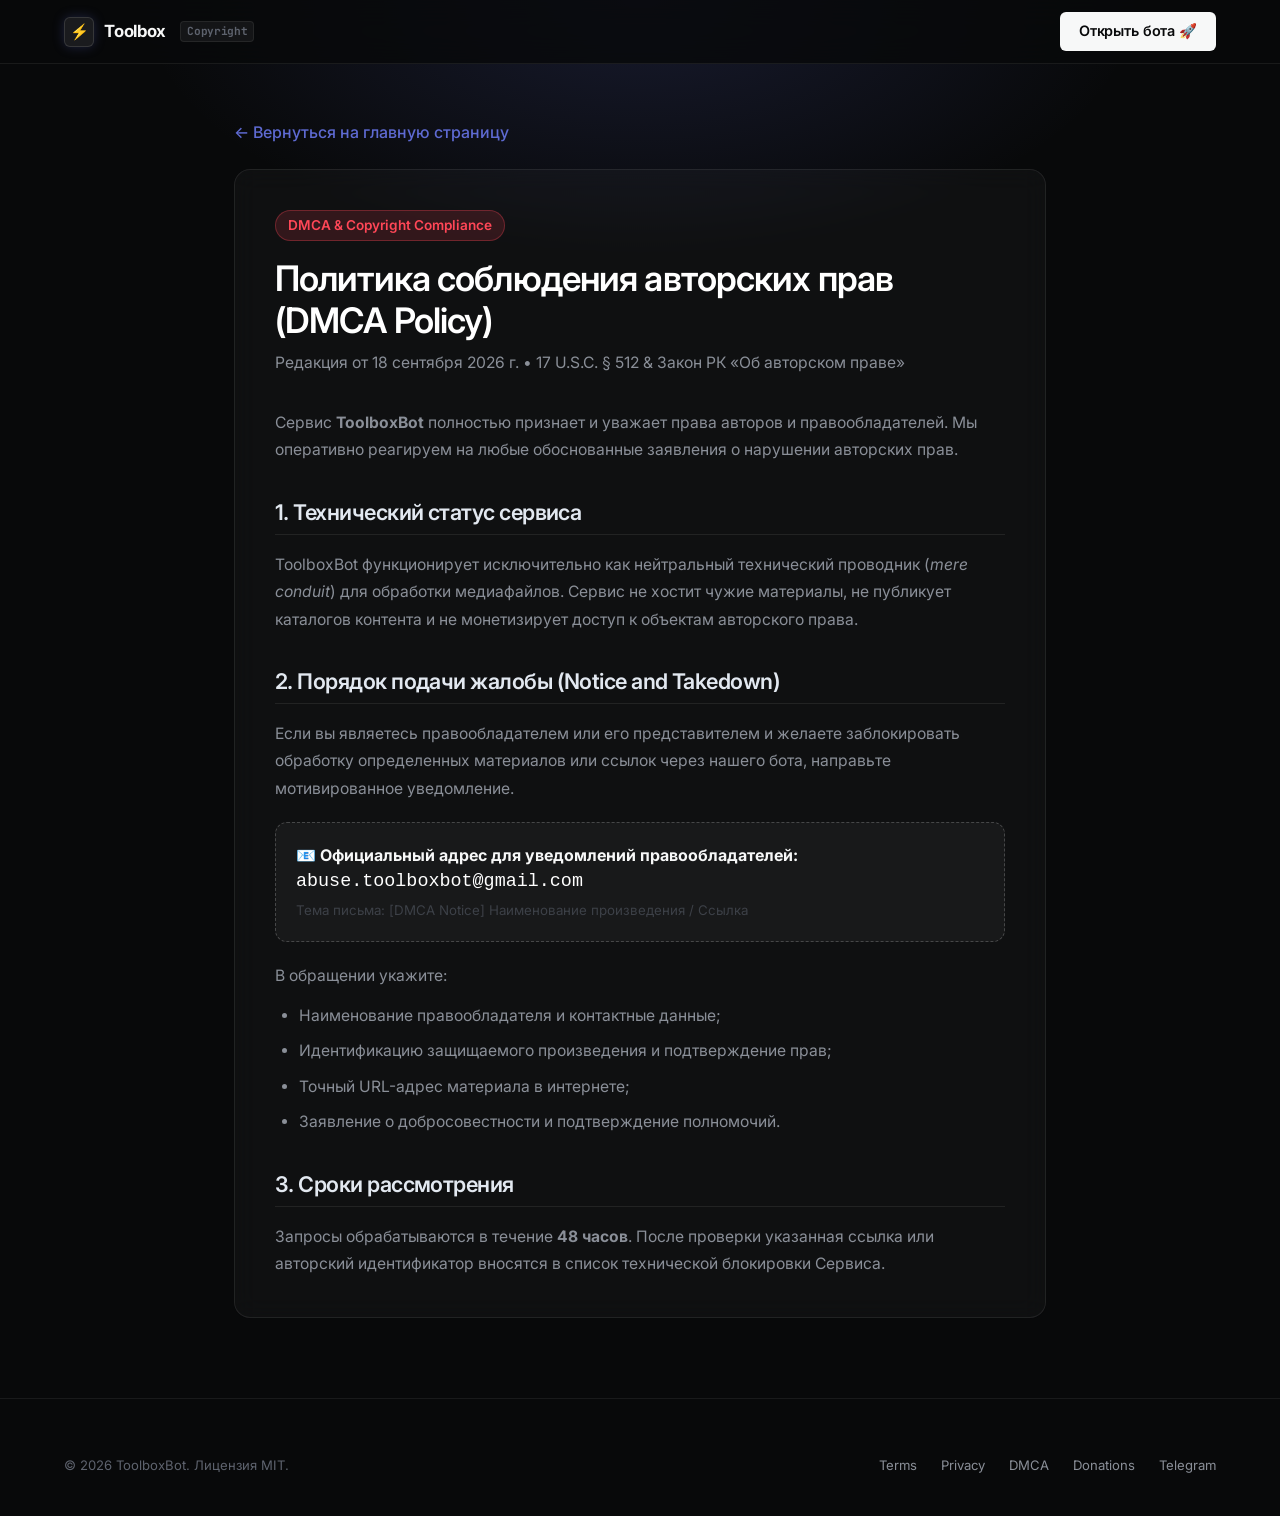
<file: dmca.html>
<!DOCTYPE html>
<html lang="ru" dir="ltr">
<head>
  <meta charset="UTF-8">
  <meta name="viewport" content="width=device-width, initial-scale=1.0">
  <title>Политика DMCA и соблюдение авторских прав — ToolboxBot</title>
  <meta name="description" content="Порядок взаимодействия с правообладателями, подача уведомлений о нарушении авторских прав (DMCA Notice and Takedown) для ToolboxBot.">
  <meta name="robots" content="index, follow">
  <meta name="theme-color" content="#08090a">
  <link rel="stylesheet" href="css/main.css">
  <link rel="stylesheet" href="css/linear.css">
  <link rel="icon" href="data:image/svg+xml,<svg xmlns='http://www.w3.org/2000/svg' viewBox='0 0 24 24' fill='%235e6ad2'><path d='M22.7 19l-9.1-9.1c.9-2.3.4-5-1.5-6.9-2-2-5-2.4-7.4-1.3L9 6 6 9 1.6 4.7C.4 7.1.9 10.1 2.9 12.1c1.9 1.9 4.6 2.4 6.9 1.5l9.1 9.1c.4.4 1 .4 1.4 0l2.3-2.3c.5-.4.5-1.1.1-1.4z'/></svg>">
  <style>
    .legal-container {
      max-width: 860px;
      margin: 0 auto;
      padding: 120px 24px 80px 24px;
    }
    .legal-card {
      background: var(--bg-card, rgba(255, 255, 255, 0.03));
      border: 1px solid var(--border-color, rgba(255, 255, 255, 0.08));
      border-radius: 16px;
      padding: 40px;
      backdrop-filter: blur(12px);
    }
    .legal-card h1 {
      font-size: 2.2rem;
      margin-bottom: 8px;
      color: #fff;
    }
    .legal-date {
      color: var(--text-dim, #8a8f98);
      font-size: 0.9rem;
      margin-bottom: 32px;
    }
    .legal-card h2 {
      font-size: 1.35rem;
      margin-top: 36px;
      margin-bottom: 16px;
      color: #e2e8f0;
      border-bottom: 1px solid rgba(255, 255, 255, 0.08);
      padding-bottom: 8px;
    }
    .legal-card p, .legal-card li {
      color: var(--text-secondary, #cbd5e1);
      line-height: 1.75;
      font-size: 0.98rem;
    }
    .legal-card ul {
      margin: 12px 0 20px 24px;
    }
    .legal-card li {
      margin-bottom: 8px;
    }
    .badge-dmca {
      display: inline-block;
      background: rgba(255, 71, 87, 0.15);
      color: #ff4757;
      border: 1px solid rgba(255, 71, 87, 0.3);
      padding: 4px 12px;
      border-radius: 20px;
      font-size: 0.85rem;
      font-weight: 600;
      margin-bottom: 16px;
    }
    .contact-box {
      background: rgba(255, 255, 255, 0.04);
      border: 1px dashed rgba(255, 255, 255, 0.2);
      border-radius: 12px;
      padding: 20px;
      margin: 20px 0;
    }
    .legal-back-nav {
      margin-bottom: 24px;
    }
    .legal-back-nav a {
      color: #5e6ad2;
      text-decoration: none;
      font-weight: 500;
      display: inline-flex;
      align-items: center;
      gap: 6px;
      transition: color 0.2s;
    }
    .legal-back-nav a:hover {
      color: #7d89ec;
    }
  </style>
</head>
<body>
  <div class="linear-ambient-glow"></div>

  <header class="linear-header">
    <div class="container linear-nav-inner">
      <a href="index.html" class="linear-brand">
        <div class="linear-brand-icon">⚡</div>
        <span>Toolbox</span>
        <span class="linear-version-badge">Copyright</span>
      </a>
      <div class="linear-header-actions">
        <a href="https://t.me/ToolBoxMultiBot" target="_blank" rel="noopener noreferrer" class="btn-linear btn-linear-primary" style="padding: 0.5rem 1.2rem; font-size: 0.9rem;">
          Открыть бота 🚀
        </a>
      </div>
    </div>
  </header>

  <main class="legal-container">
    <div class="legal-back-nav">
      <a href="index.html">← Вернуться на главную страницу</a>
    </div>

    <article class="legal-card">
      <span class="badge-dmca">DMCA & Copyright Compliance</span>
      <h1>Политика соблюдения авторских прав (DMCA Policy)</h1>
      <p class="legal-date">Редакция от 18 сентября 2026 г. • 17 U.S.C. § 512 & Закон РК «Об авторском праве»</p>

      <p>Сервис <strong>ToolboxBot</strong> полностью признает и уважает права авторов и правообладателей. Мы оперативно реагируем на любые обоснованные заявления о нарушении авторских прав.</p>

      <h2>1. Технический статус сервиса</h2>
      <p>ToolboxBot функционирует исключительно как нейтральный технический проводник (<em>mere conduit</em>) для обработки медиафайлов. Сервис не хостит чужие материалы, не публикует каталогов контента и не монетизирует доступ к объектам авторского права.</p>

      <h2>2. Порядок подачи жалобы (Notice and Takedown)</h2>
      <p>Если вы являетесь правообладателем или его представителем и желаете заблокировать обработку определенных материалов или ссылок через нашего бота, направьте мотивированное уведомление.</p>

      <div class="contact-box">
        <strong>📧 Официальный адрес для уведомлений правообладателей:</strong><br>
        <span style="font-size: 1.15rem; color: #fff; font-family: monospace;">abuse.toolboxbot@gmail.com</span><br>
        <small style="color: var(--text-dim);">Тема письма: [DMCA Notice] Наименование произведения / Ссылка</small>
      </div>

      <p>В обращении укажите:</p>
      <ul>
        <li>Наименование правообладателя и контактные данные;</li>
        <li>Идентификацию защищаемого произведения и подтверждение прав;</li>
        <li>Точный URL-адрес материала в интернете;</li>
        <li>Заявление о добросовестности и подтверждение полномочий.</li>
      </ul>

      <h2>3. Сроки рассмотрения</h2>
      <p>Запросы обрабатываются в течение <strong>48 часов</strong>. После проверки указанная ссылка или авторский идентификатор вносятся в список технической блокировки Сервиса.</p>
    </article>
  </main>

  <footer class="linear-footer">
    <div class="container footer-inner-linear">
      <div>© 2026 ToolboxBot. Лицензия MIT.</div>
      <ul class="footer-nav-linear">
        <li><a href="terms.html">Terms</a></li>
        <li><a href="privacy.html">Privacy</a></li>
        <li><a href="dmca.html">DMCA</a></li>
        <li><a href="donations.html">Donations</a></li>
        <li><a href="https://t.me/ToolBoxMultiBot">Telegram</a></li>
      </ul>
    </div>
  </footer>
</body>
</html>
</file>
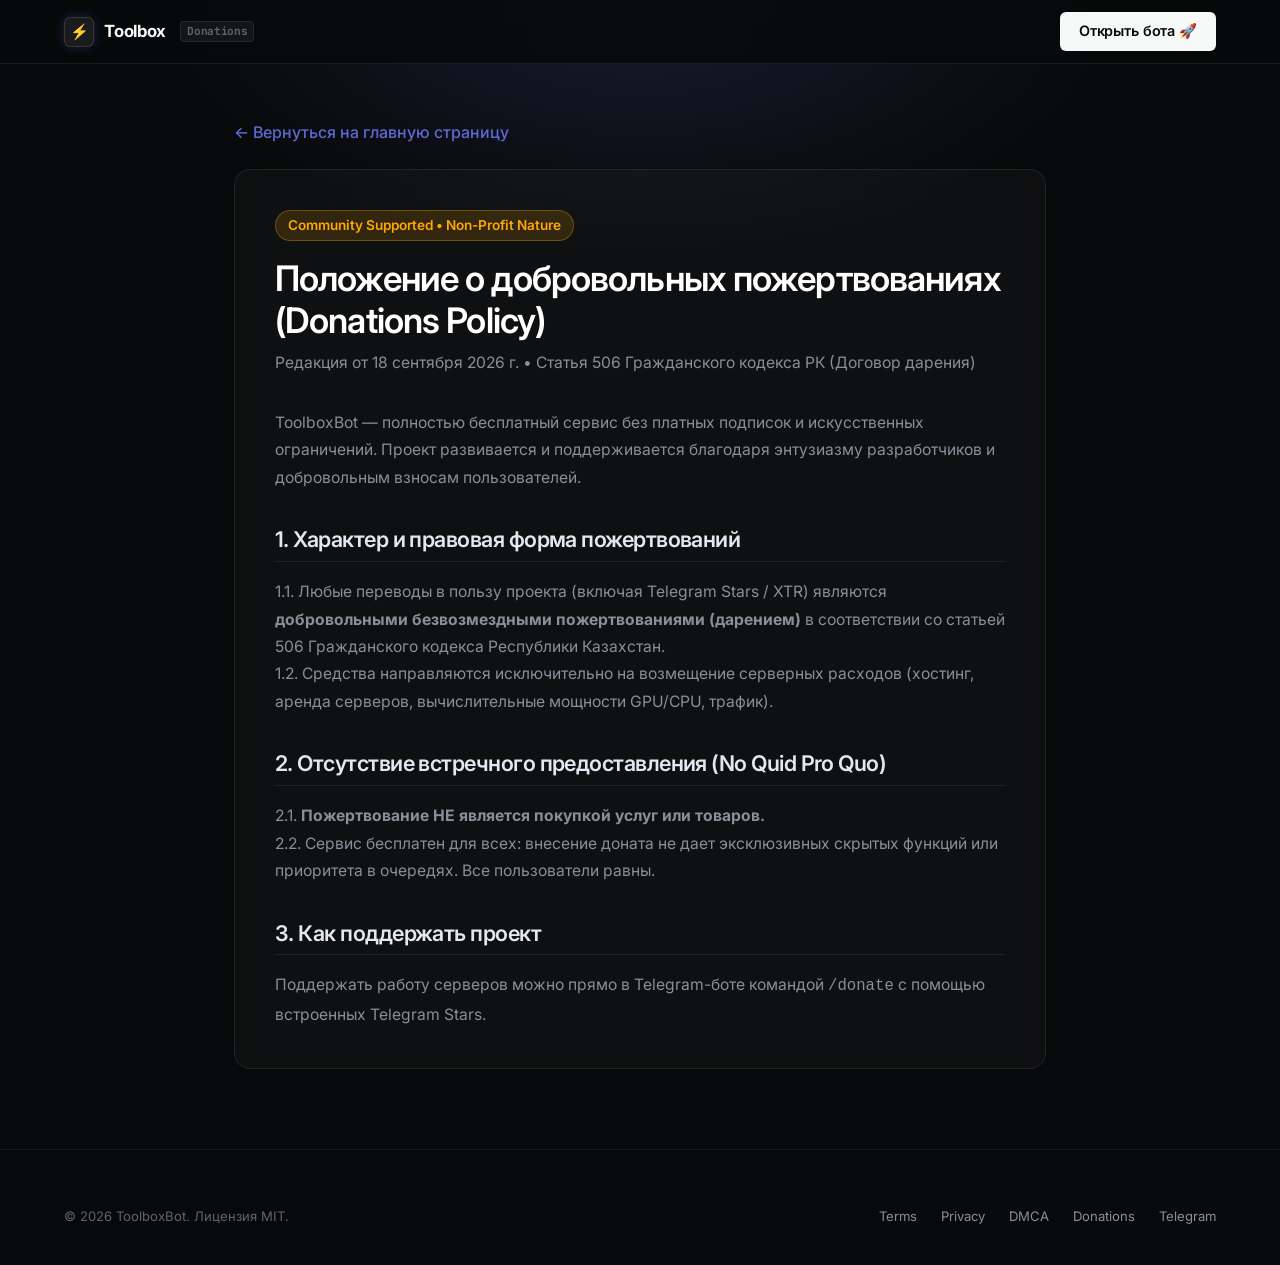
<file: donations.html>
<!DOCTYPE html>
<html lang="ru" dir="ltr">
<head>
  <meta charset="UTF-8">
  <meta name="viewport" content="width=device-width, initial-scale=1.0">
  <title>Добровольные пожертвования (Donations Policy) — ToolboxBot</title>
  <meta name="description" content="Положение о добровольных пожертвованиях Telegram-бота ToolboxBot: некоммерческий статус, безвозмездный характер, поддержка проекта.">
  <meta name="robots" content="index, follow">
  <meta name="theme-color" content="#08090a">
  <link rel="stylesheet" href="css/main.css">
  <link rel="stylesheet" href="css/linear.css">
  <link rel="icon" href="data:image/svg+xml,<svg xmlns='http://www.w3.org/2000/svg' viewBox='0 0 24 24' fill='%235e6ad2'><path d='M22.7 19l-9.1-9.1c.9-2.3.4-5-1.5-6.9-2-2-5-2.4-7.4-1.3L9 6 6 9 1.6 4.7C.4 7.1.9 10.1 2.9 12.1c1.9 1.9 4.6 2.4 6.9 1.5l9.1 9.1c.4.4 1 .4 1.4 0l2.3-2.3c.5-.4.5-1.1.1-1.4z'/></svg>">
  <style>
    .legal-container {
      max-width: 860px;
      margin: 0 auto;
      padding: 120px 24px 80px 24px;
    }
    .legal-card {
      background: var(--bg-card, rgba(255, 255, 255, 0.03));
      border: 1px solid var(--border-color, rgba(255, 255, 255, 0.08));
      border-radius: 16px;
      padding: 40px;
      backdrop-filter: blur(12px);
    }
    .legal-card h1 {
      font-size: 2.2rem;
      margin-bottom: 8px;
      color: #fff;
    }
    .legal-date {
      color: var(--text-dim, #8a8f98);
      font-size: 0.9rem;
      margin-bottom: 32px;
    }
    .legal-card h2 {
      font-size: 1.35rem;
      margin-top: 36px;
      margin-bottom: 16px;
      color: #e2e8f0;
      border-bottom: 1px solid rgba(255, 255, 255, 0.08);
      padding-bottom: 8px;
    }
    .legal-card p, .legal-card li {
      color: var(--text-secondary, #cbd5e1);
      line-height: 1.75;
      font-size: 0.98rem;
    }
    .legal-card ul {
      margin: 12px 0 20px 24px;
    }
    .legal-card li {
      margin-bottom: 8px;
    }
    .badge-donate {
      display: inline-block;
      background: rgba(255, 168, 1, 0.15);
      color: #ffa801;
      border: 1px solid rgba(255, 168, 1, 0.3);
      padding: 4px 12px;
      border-radius: 20px;
      font-size: 0.85rem;
      font-weight: 600;
      margin-bottom: 16px;
    }
    .legal-back-nav {
      margin-bottom: 24px;
    }
    .legal-back-nav a {
      color: #5e6ad2;
      text-decoration: none;
      font-weight: 500;
      display: inline-flex;
      align-items: center;
      gap: 6px;
      transition: color 0.2s;
    }
    .legal-back-nav a:hover {
      color: #7d89ec;
    }
  </style>
</head>
<body>
  <div class="linear-ambient-glow"></div>

  <header class="linear-header">
    <div class="container linear-nav-inner">
      <a href="index.html" class="linear-brand">
        <div class="linear-brand-icon">⚡</div>
        <span>Toolbox</span>
        <span class="linear-version-badge">Donations</span>
      </a>
      <div class="linear-header-actions">
        <a href="https://t.me/ToolBoxMultiBot" target="_blank" rel="noopener noreferrer" class="btn-linear btn-linear-primary" style="padding: 0.5rem 1.2rem; font-size: 0.9rem;">
          Открыть бота 🚀
        </a>
      </div>
    </div>
  </header>

  <main class="legal-container">
    <div class="legal-back-nav">
      <a href="index.html">← Вернуться на главную страницу</a>
    </div>

    <article class="legal-card">
      <span class="badge-donate">Community Supported • Non-Profit Nature</span>
      <h1>Положение о добровольных пожертвованиях (Donations Policy)</h1>
      <p class="legal-date">Редакция от 18 сентября 2026 г. • Статья 506 Гражданского кодекса РК (Договор дарения)</p>

      <p>ToolboxBot — полностью бесплатный сервис без платных подписок и искусственных ограничений. Проект развивается и поддерживается благодаря энтузиазму разработчиков и добровольным взносам пользователей.</p>

      <h2>1. Характер и правовая форма пожертвований</h2>
      <p>1.1. Любые переводы в пользу проекта (включая Telegram Stars / XTR) являются <strong>добровольными безвозмездными пожертвованиями (дарением)</strong> в соответствии со статьей 506 Гражданского кодекса Республики Казахстан.</p>
      <p>1.2. Средства направляются исключительно на возмещение серверных расходов (хостинг, аренда серверов, вычислительные мощности GPU/CPU, трафик).</p>

      <h2>2. Отсутствие встречного предоставления (No Quid Pro Quo)</h2>
      <p>2.1. <strong>Пожертвование НЕ является покупкой услуг или товаров.</strong></p>
      <p>2.2. Сервис бесплатен для всех: внесение доната не дает эксклюзивных скрытых функций или приоритета в очередях. Все пользователи равны.</p>

      <h2>3. Как поддержать проект</h2>
      <p>Поддержать работу серверов можно прямо в Telegram-боте командой <code>/donate</code> с помощью встроенных Telegram Stars.</p>
    </article>
  </main>

  <footer class="linear-footer">
    <div class="container footer-inner-linear">
      <div>© 2026 ToolboxBot. Лицензия MIT.</div>
      <ul class="footer-nav-linear">
        <li><a href="terms.html">Terms</a></li>
        <li><a href="privacy.html">Privacy</a></li>
        <li><a href="dmca.html">DMCA</a></li>
        <li><a href="donations.html">Donations</a></li>
        <li><a href="https://t.me/ToolBoxMultiBot">Telegram</a></li>
      </ul>
    </div>
  </footer>
</body>
</html>
</file>
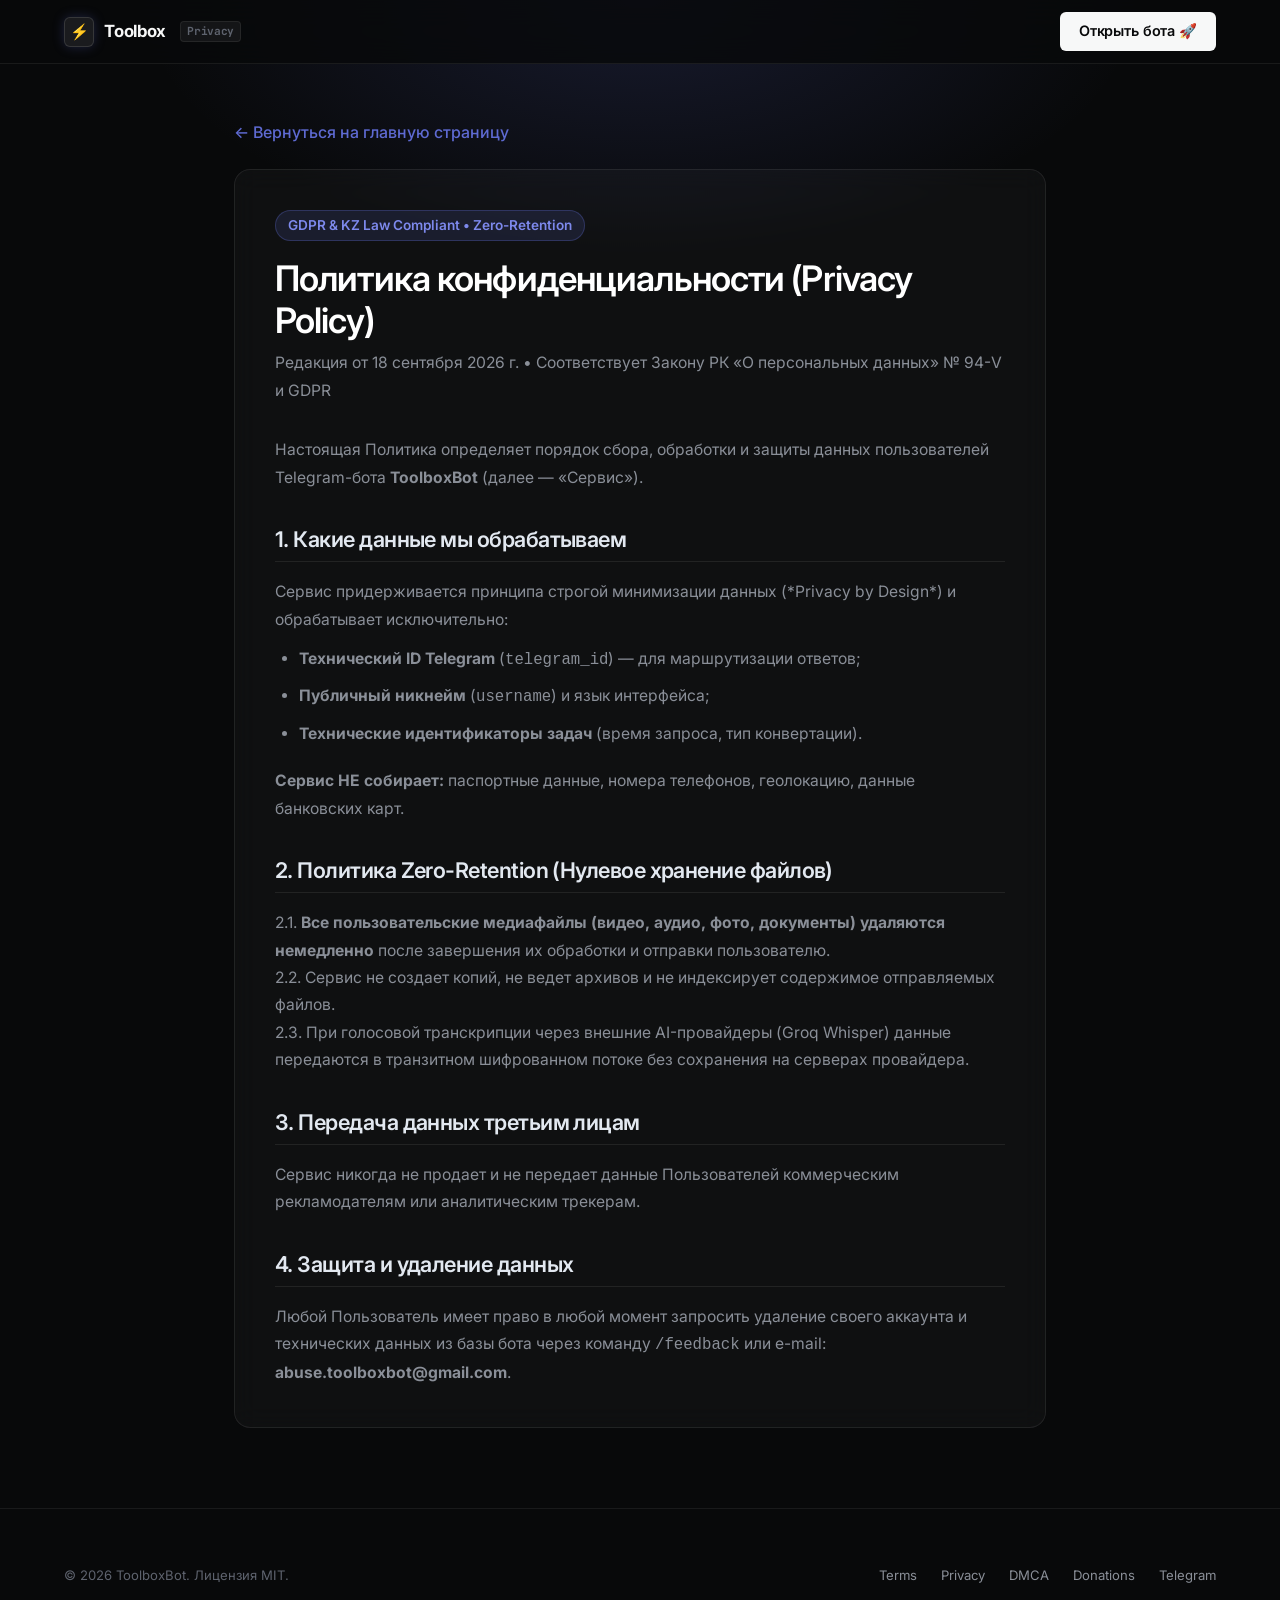
<file: privacy.html>
<!DOCTYPE html>
<html lang="ru" dir="ltr">
<head>
  <meta charset="UTF-8">
  <meta name="viewport" content="width=device-width, initial-scale=1.0">
  <title>Политика конфиденциальности и Zero-Retention — ToolboxBot</title>
  <meta name="description" content="Политика конфиденциальности Telegram-бота ToolboxBot: минимизация данных, Zero-Retention, соблюдение GDPR и законодательства РК.">
  <meta name="robots" content="index, follow">
  <meta name="theme-color" content="#08090a">
  <link rel="stylesheet" href="css/main.css">
  <link rel="stylesheet" href="css/linear.css">
  <link rel="icon" href="data:image/svg+xml,<svg xmlns='http://www.w3.org/2000/svg' viewBox='0 0 24 24' fill='%235e6ad2'><path d='M22.7 19l-9.1-9.1c.9-2.3.4-5-1.5-6.9-2-2-5-2.4-7.4-1.3L9 6 6 9 1.6 4.7C.4 7.1.9 10.1 2.9 12.1c1.9 1.9 4.6 2.4 6.9 1.5l9.1 9.1c.4.4 1 .4 1.4 0l2.3-2.3c.5-.4.5-1.1.1-1.4z'/></svg>">
  <style>
    .legal-container {
      max-width: 860px;
      margin: 0 auto;
      padding: 120px 24px 80px 24px;
    }
    .legal-card {
      background: var(--bg-card, rgba(255, 255, 255, 0.03));
      border: 1px solid var(--border-color, rgba(255, 255, 255, 0.08));
      border-radius: 16px;
      padding: 40px;
      backdrop-filter: blur(12px);
    }
    .legal-card h1 {
      font-size: 2.2rem;
      margin-bottom: 8px;
      color: #fff;
    }
    .legal-date {
      color: var(--text-dim, #8a8f98);
      font-size: 0.9rem;
      margin-bottom: 32px;
    }
    .legal-card h2 {
      font-size: 1.35rem;
      margin-top: 36px;
      margin-bottom: 16px;
      color: #e2e8f0;
      border-bottom: 1px solid rgba(255, 255, 255, 0.08);
      padding-bottom: 8px;
    }
    .legal-card p, .legal-card li {
      color: var(--text-secondary, #cbd5e1);
      line-height: 1.75;
      font-size: 0.98rem;
    }
    .legal-card ul {
      margin: 12px 0 20px 24px;
    }
    .legal-card li {
      margin-bottom: 8px;
    }
    .badge-privacy {
      display: inline-block;
      background: rgba(94, 106, 210, 0.15);
      color: #7d89ec;
      border: 1px solid rgba(94, 106, 210, 0.3);
      padding: 4px 12px;
      border-radius: 20px;
      font-size: 0.85rem;
      font-weight: 600;
      margin-bottom: 16px;
    }
    .legal-back-nav {
      margin-bottom: 24px;
    }
    .legal-back-nav a {
      color: #5e6ad2;
      text-decoration: none;
      font-weight: 500;
      display: inline-flex;
      align-items: center;
      gap: 6px;
      transition: color 0.2s;
    }
    .legal-back-nav a:hover {
      color: #7d89ec;
    }
  </style>
</head>
<body>
  <div class="linear-ambient-glow"></div>

  <header class="linear-header">
    <div class="container linear-nav-inner">
      <a href="index.html" class="linear-brand">
        <div class="linear-brand-icon">⚡</div>
        <span>Toolbox</span>
        <span class="linear-version-badge">Privacy</span>
      </a>
      <div class="linear-header-actions">
        <a href="https://t.me/ToolBoxMultiBot" target="_blank" rel="noopener noreferrer" class="btn-linear btn-linear-primary" style="padding: 0.5rem 1.2rem; font-size: 0.9rem;">
          Открыть бота 🚀
        </a>
      </div>
    </div>
  </header>

  <main class="legal-container">
    <div class="legal-back-nav">
      <a href="index.html">← Вернуться на главную страницу</a>
    </div>

    <article class="legal-card">
      <span class="badge-privacy">GDPR & KZ Law Compliant • Zero-Retention</span>
      <h1>Политика конфиденциальности (Privacy Policy)</h1>
      <p class="legal-date">Редакция от 18 сентября 2026 г. • Соответствует Закону РК «О персональных данных» № 94-V и GDPR</p>

      <p>Настоящая Политика определяет порядок сбора, обработки и защиты данных пользователей Telegram-бота <strong>ToolboxBot</strong> (далее — «Сервис»).</p>

      <h2>1. Какие данные мы обрабатываем</h2>
      <p>Сервис придерживается принципа строгой минимизации данных (*Privacy by Design*) и обрабатывает исключительно:</p>
      <ul>
        <li><strong>Технический ID Telegram</strong> (<code>telegram_id</code>) — для маршрутизации ответов;</li>
        <li><strong>Публичный никнейм</strong> (<code>username</code>) и язык интерфейса;</li>
        <li><strong>Технические идентификаторы задач</strong> (время запроса, тип конвертации).</li>
      </ul>
      <p><strong>Сервис НЕ собирает:</strong> паспортные данные, номера телефонов, геолокацию, данные банковских карт.</p>

      <h2>2. Политика Zero-Retention (Нулевое хранение файлов)</h2>
      <p>2.1. <strong>Все пользовательские медиафайлы (видео, аудио, фото, документы) удаляются немедленно</strong> после завершения их обработки и отправки пользователю.</p>
      <p>2.2. Сервис не создает копий, не ведет архивов и не индексирует содержимое отправляемых файлов.</p>
      <p>2.3. При голосовой транскрипции через внешние AI-провайдеры (Groq Whisper) данные передаются в транзитном шифрованном потоке без сохранения на серверах провайдера.</p>

      <h2>3. Передача данных третьим лицам</h2>
      <p>Сервис никогда не продает и не передает данные Пользователей коммерческим рекламодателям или аналитическим трекерам.</p>

      <h2>4. Защита и удаление данных</h2>
      <p>Любой Пользователь имеет право в любой момент запросить удаление своего аккаунта и технических данных из базы бота через команду <code>/feedback</code> или e-mail: <strong>abuse.toolboxbot@gmail.com</strong>.</p>
    </article>
  </main>

  <footer class="linear-footer">
    <div class="container footer-inner-linear">
      <div>© 2026 ToolboxBot. Лицензия MIT.</div>
      <ul class="footer-nav-linear">
        <li><a href="terms.html">Terms</a></li>
        <li><a href="privacy.html">Privacy</a></li>
        <li><a href="dmca.html">DMCA</a></li>
        <li><a href="donations.html">Donations</a></li>
        <li><a href="https://t.me/ToolBoxMultiBot">Telegram</a></li>
      </ul>
    </div>
  </footer>
</body>
</html>
</file>
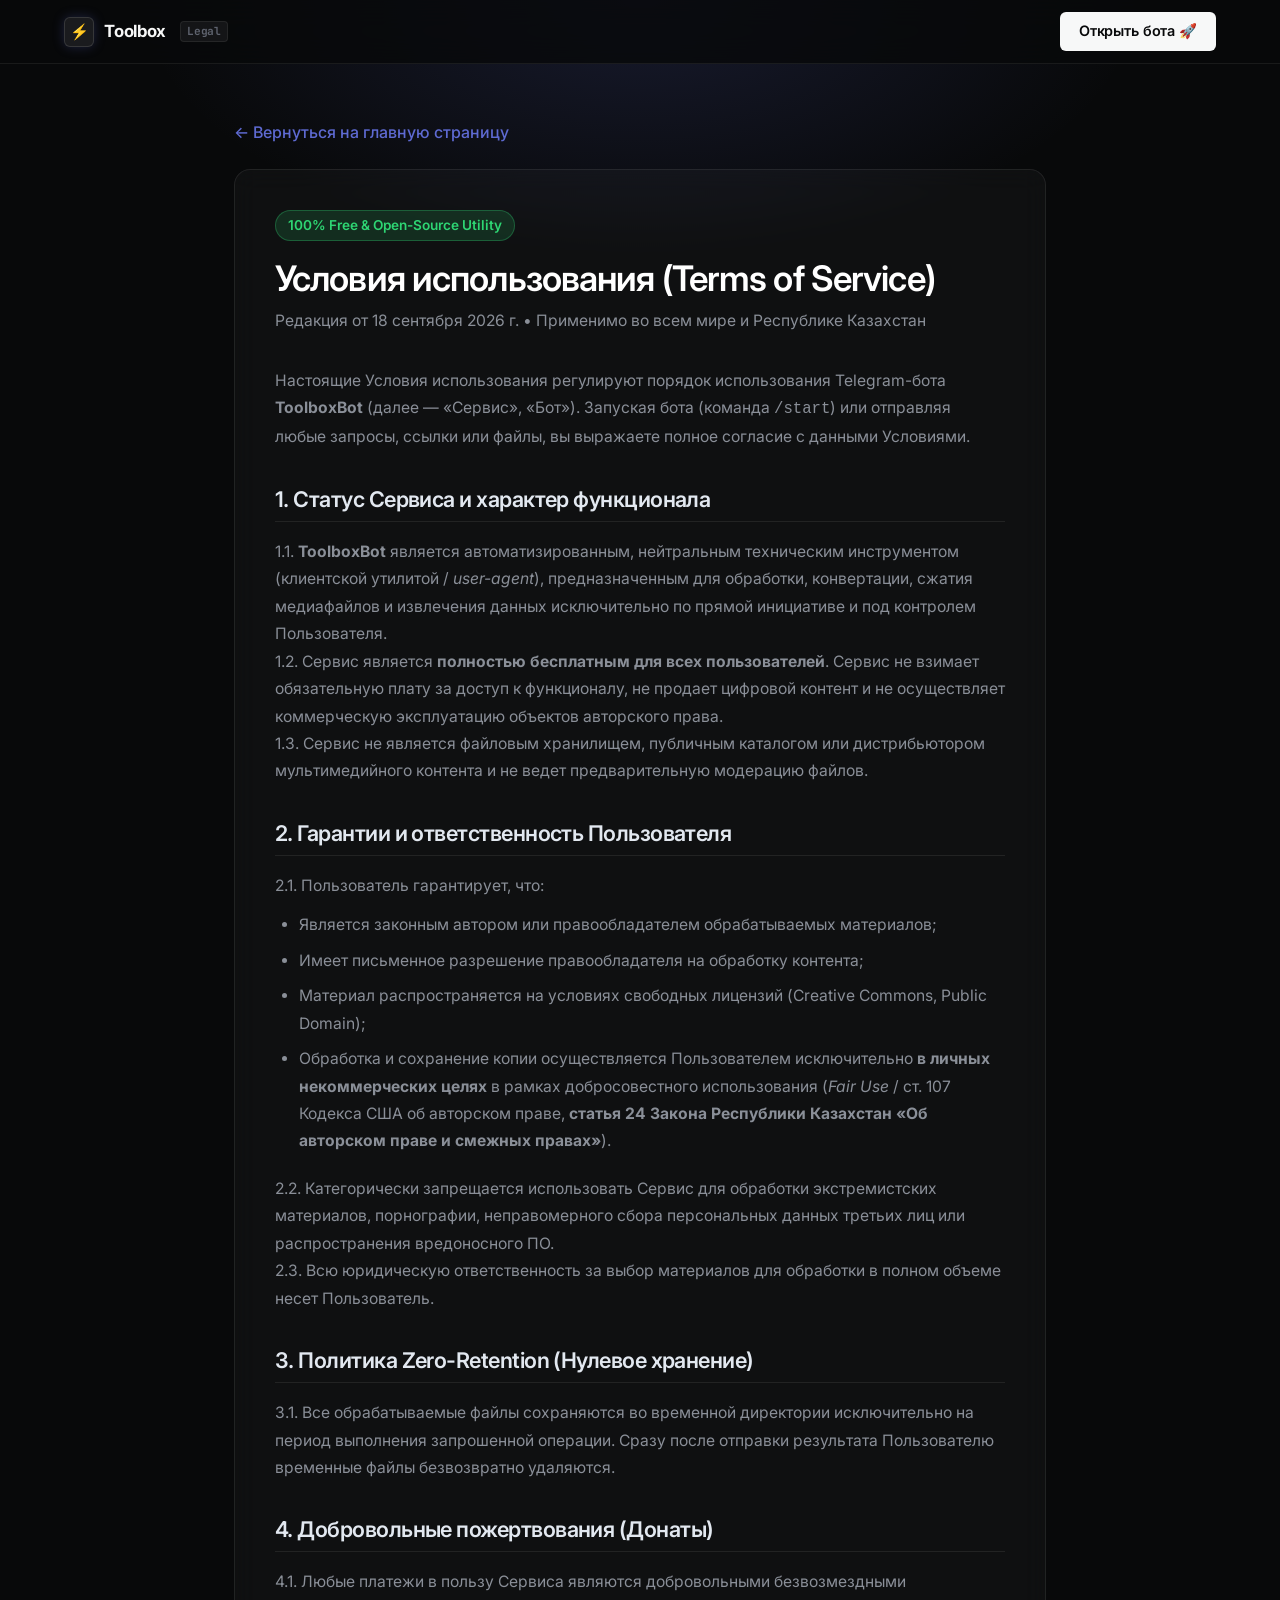
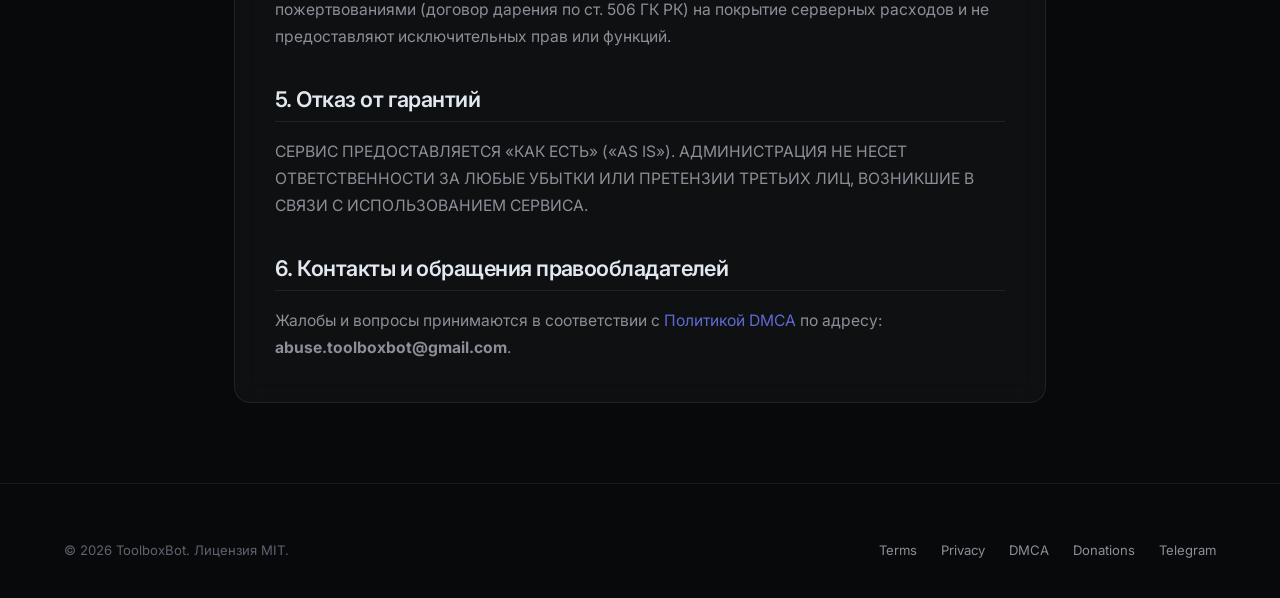
<file: terms.html>
<!DOCTYPE html>
<html lang="ru" dir="ltr">
<head>
  <meta charset="UTF-8">
  <meta name="viewport" content="width=device-width, initial-scale=1.0">
  <title>Условия использования (Terms of Service) — ToolboxBot</title>
  <meta name="description" content="Условия использования Telegram-бота ToolboxBot: статус сервиса, права, гарантии пользователей, отказ от ответственности.">
  <meta name="robots" content="index, follow">
  <meta name="theme-color" content="#08090a">
  <link rel="stylesheet" href="css/main.css">
  <link rel="stylesheet" href="css/linear.css">
  <link rel="icon" href="data:image/svg+xml,<svg xmlns='http://www.w3.org/2000/svg' viewBox='0 0 24 24' fill='%235e6ad2'><path d='M22.7 19l-9.1-9.1c.9-2.3.4-5-1.5-6.9-2-2-5-2.4-7.4-1.3L9 6 6 9 1.6 4.7C.4 7.1.9 10.1 2.9 12.1c1.9 1.9 4.6 2.4 6.9 1.5l9.1 9.1c.4.4 1 .4 1.4 0l2.3-2.3c.5-.4.5-1.1.1-1.4z'/></svg>">
  <style>
    .legal-container {
      max-width: 860px;
      margin: 0 auto;
      padding: 120px 24px 80px 24px;
    }
    .legal-card {
      background: var(--bg-card, rgba(255, 255, 255, 0.03));
      border: 1px solid var(--border-color, rgba(255, 255, 255, 0.08));
      border-radius: 16px;
      padding: 40px;
      backdrop-filter: blur(12px);
    }
    .legal-card h1 {
      font-size: 2.2rem;
      margin-bottom: 8px;
      color: #fff;
    }
    .legal-date {
      color: var(--text-dim, #8a8f98);
      font-size: 0.9rem;
      margin-bottom: 32px;
    }
    .legal-card h2 {
      font-size: 1.35rem;
      margin-top: 36px;
      margin-bottom: 16px;
      color: #e2e8f0;
      border-bottom: 1px solid rgba(255, 255, 255, 0.08);
      padding-bottom: 8px;
    }
    .legal-card p, .legal-card li {
      color: var(--text-secondary, #cbd5e1);
      line-height: 1.75;
      font-size: 0.98rem;
    }
    .legal-card ul {
      margin: 12px 0 20px 24px;
    }
    .legal-card li {
      margin-bottom: 8px;
    }
    .badge-free {
      display: inline-block;
      background: rgba(46, 213, 115, 0.15);
      color: #2ed573;
      border: 1px solid rgba(46, 213, 115, 0.3);
      padding: 4px 12px;
      border-radius: 20px;
      font-size: 0.85rem;
      font-weight: 600;
      margin-bottom: 16px;
    }
    .legal-back-nav {
      margin-bottom: 24px;
    }
    .legal-back-nav a {
      color: #5e6ad2;
      text-decoration: none;
      font-weight: 500;
      display: inline-flex;
      align-items: center;
      gap: 6px;
      transition: color 0.2s;
    }
    .legal-back-nav a:hover {
      color: #7d89ec;
    }
  </style>
</head>
<body>
  <div class="linear-ambient-glow"></div>

  <header class="linear-header">
    <div class="container linear-nav-inner">
      <a href="index.html" class="linear-brand">
        <div class="linear-brand-icon">⚡</div>
        <span>Toolbox</span>
        <span class="linear-version-badge">Legal</span>
      </a>
      <div class="linear-header-actions">
        <a href="https://t.me/ToolBoxMultiBot" target="_blank" rel="noopener noreferrer" class="btn-linear btn-linear-primary" style="padding: 0.5rem 1.2rem; font-size: 0.9rem;">
          Открыть бота 🚀
        </a>
      </div>
    </div>
  </header>

  <main class="legal-container">
    <div class="legal-back-nav">
      <a href="index.html">← Вернуться на главную страницу</a>
    </div>

    <article class="legal-card">
      <span class="badge-free">100% Free & Open-Source Utility</span>
      <h1>Условия использования (Terms of Service)</h1>
      <p class="legal-date">Редакция от 18 сентября 2026 г. • Применимо во всем мире и Республике Казахстан</p>

      <p>Настоящие Условия использования регулируют порядок использования Telegram-бота <strong>ToolboxBot</strong> (далее — «Сервис», «Бот»). Запуская бота (команда <code>/start</code>) или отправляя любые запросы, ссылки или файлы, вы выражаете полное согласие с данными Условиями.</p>

      <h2>1. Статус Сервиса и характер функционала</h2>
      <p>1.1. <strong>ToolboxBot</strong> является автоматизированным, нейтральным техническим инструментом (клиентской утилитой / <em>user-agent</em>), предназначенным для обработки, конвертации, сжатия медиафайлов и извлечения данных исключительно по прямой инициативе и под контролем Пользователя.</p>
      <p>1.2. Сервис является <strong>полностью бесплатным для всех пользователей</strong>. Сервис не взимает обязательную плату за доступ к функционалу, не продает цифровой контент и не осуществляет коммерческую эксплуатацию объектов авторского права.</p>
      <p>1.3. Сервис не является файловым хранилищем, публичным каталогом или дистрибьютором мультимедийного контента и не ведет предварительную модерацию файлов.</p>

      <h2>2. Гарантии и ответственность Пользователя</h2>
      <p>2.1. Пользователь гарантирует, что:</p>
      <ul>
        <li>Является законным автором или правообладателем обрабатываемых материалов;</li>
        <li>Имеет письменное разрешение правообладателя на обработку контента;</li>
        <li>Материал распространяется на условиях свободных лицензий (Creative Commons, Public Domain);</li>
        <li>Обработка и сохранение копии осуществляется Пользователем исключительно <strong>в личных некоммерческих целях</strong> в рамках добросовестного использования (<em>Fair Use</em> / ст. 107 Кодекса США об авторском праве, <strong>статья 24 Закона Республики Казахстан «Об авторском праве и смежных правах»</strong>).</li>
      </ul>
      <p>2.2. Категорически запрещается использовать Сервис для обработки экстремистских материалов, порнографии, неправомерного сбора персональных данных третьих лиц или распространения вредоносного ПО.</p>
      <p>2.3. Всю юридическую ответственность за выбор материалов для обработки в полном объеме несет Пользователь.</p>

      <h2>3. Политика Zero-Retention (Нулевое хранение)</h2>
      <p>3.1. Все обрабатываемые файлы сохраняются во временной директории исключительно на период выполнения запрошенной операции. Сразу после отправки результата Пользователю временные файлы безвозвратно удаляются.</p>

      <h2>4. Добровольные пожертвования (Донаты)</h2>
      <p>4.1. Любые платежи в пользу Сервиса являются добровольными безвозмездными пожертвованиями (договор дарения по ст. 506 ГК РК) на покрытие серверных расходов и не предоставляют исключительных прав или функций.</p>

      <h2>5. Отказ от гарантий</h2>
      <p>СЕРВИС ПРЕДОСТАВЛЯЕТСЯ «КАК ЕСТЬ» («AS IS»). АДМИНИСТРАЦИЯ НЕ НЕСЕТ ОТВЕТСТВЕННОСТИ ЗА ЛЮБЫЕ УБЫТКИ ИЛИ ПРЕТЕНЗИИ ТРЕТЬИХ ЛИЦ, ВОЗНИКШИЕ В СВЯЗИ С ИСПОЛЬЗОВАНИЕМ СЕРВИСА.</p>

      <h2>6. Контакты и обращения правообладателей</h2>
      <p>Жалобы и вопросы принимаются в соответствии с <a href="dmca.html" style="color: #5e6ad2;">Политикой DMCA</a> по адресу: <strong>abuse.toolboxbot@gmail.com</strong>.</p>
    </article>
  </main>

  <footer class="linear-footer">
    <div class="container footer-inner-linear">
      <div>© 2026 ToolboxBot. Лицензия MIT.</div>
      <ul class="footer-nav-linear">
        <li><a href="terms.html">Terms</a></li>
        <li><a href="privacy.html">Privacy</a></li>
        <li><a href="dmca.html">DMCA</a></li>
        <li><a href="donations.html">Donations</a></li>
        <li><a href="https://t.me/ToolBoxMultiBot">Telegram</a></li>
      </ul>
    </div>
  </footer>
</body>
</html>
</file>
<file: css/main.css>
/* ==========================================================================
   Toolbox Web — Linear Design System
   Inspired by Linear.app / Vercel: Precision, Dark Obsidian, Crisp Typography
   ========================================================================== */

@import url('https://fonts.googleapis.com/css2?family=Inter:wght@300;400;500;600;700;800&family=JetBrains+Mono:wght@400;500;600&display=swap');

:root {
  /* Neutral Slate / Obsidian Palette (Linear Style) */
  --bg-page: #08090a;
  --bg-subtle: #0f1011;
  --bg-surface: #141517;
  --bg-surface-elevated: #1a1b1e;
  --bg-surface-hover: #222429;
  --bg-glass: rgba(15, 16, 17, 0.75);
  --bg-glass-card: rgba(20, 21, 23, 0.65);

  /* Linear Accents */
  --accent-brand: #5e6ad2;
  --accent-brand-hover: #717de0;
  --accent-brand-subtle: rgba(94, 106, 210, 0.15);
  --accent-brand-border: rgba(94, 106, 210, 0.35);
  --accent-teal: #45c4b0;
  --accent-emerald: #10b981;
  --accent-amber: #f59e0b;
  --accent-rose: #f43f5e;
  --accent-sky: #0ea5e9;

  /* Text Hierarchy */
  --text-primary: #f7f8f8;
  --text-secondary: #8a8f98;
  --text-muted: #5e636e;
  --text-dim: #3d4148;
  --text-white: #ffffff;

  /* Borders & Dividers */
  --border-subtle: rgba(255, 255, 255, 0.07);
  --border-default: rgba(255, 255, 255, 0.12);
  --border-hover: rgba(255, 255, 255, 0.22);
  --border-active: rgba(255, 255, 255, 0.35);

  /* Radii */
  --radius-xs: 4px;
  --radius-sm: 6px;
  --radius-md: 10px;
  --radius-lg: 16px;
  --radius-xl: 24px;
  --radius-full: 9999px;

  /* Typography */
  --font-sans: 'Inter', -apple-system, BlinkMacSystemFont, 'Segoe UI', Roboto, sans-serif;
  --font-mono: 'JetBrains Mono', monospace;

  /* Spacing */
  --max-width: 1200px;
  --header-height: 64px;

  /* Transitions */
  --ease-linear: cubic-bezier(0.16, 1, 0.3, 1);
  --transition-fast: 0.15s var(--ease-linear);
  --transition-normal: 0.25s var(--ease-linear);
}

*, *::before, *::after {
  box-sizing: border-box;
  margin: 0;
  padding: 0;
}

html {
  font-size: 16px;
  scroll-behavior: smooth;
  color-scheme: dark;
  background-color: var(--bg-page);
}

body {
  background-color: var(--bg-page);
  color: var(--text-primary);
  font-family: var(--font-sans);
  line-height: 1.55;
  -webkit-font-smoothing: antialiased;
  -moz-osx-font-smoothing: grayscale;
  overflow-x: hidden;
  position: relative;
}

body.is-rtl {
  direction: rtl;
  text-align: right;
}

/* Subtle Linear Background Mesh */
.linear-ambient-glow {
  position: absolute;
  top: 0;
  left: 50%;
  transform: translateX(-50%);
  width: 1000px;
  height: 500px;
  background: radial-gradient(50% 50% at 50% 0%, rgba(94, 106, 210, 0.18) 0%, rgba(8, 9, 10, 0) 100%);
  pointer-events: none;
  z-index: 0;
}

.container {
  width: 100%;
  max-width: var(--max-width);
  margin-left: auto;
  margin-right: auto;
  padding-left: 1.5rem;
  padding-right: 1.5rem;
  position: relative;
  z-index: 1;
}

/* Typography */
h1, h2, h3, h4, h5, h6 {
  color: var(--text-primary);
  font-weight: 600;
  letter-spacing: -0.025em;
  line-height: 1.2;
}

a {
  color: inherit;
  text-decoration: none;
}

button, input, select {
  font-family: inherit;
  font-size: inherit;
  border: none;
  outline: none;
  background: transparent;
}

button {
  cursor: pointer;
}

/* KBD & Monospace Badges */
.kbd-badge {
  display: inline-flex;
  align-items: center;
  gap: 3px;
  padding: 2px 6px;
  font-family: var(--font-mono);
  font-size: 0.72rem;
  color: var(--text-secondary);
  background: rgba(255, 255, 255, 0.06);
  border: 1px solid var(--border-default);
  border-radius: var(--radius-xs);
  box-shadow: inset 0 -1px 0 rgba(0, 0, 0, 0.4);
}

.tech-tag {
  display: inline-flex;
  align-items: center;
  gap: 4px;
  font-family: var(--font-mono);
  font-size: 0.75rem;
  font-weight: 500;
  padding: 3px 8px;
  border-radius: var(--radius-sm);
  background: var(--bg-surface-elevated);
  border: 1px solid var(--border-subtle);
  color: var(--text-secondary);
}

.tech-tag.blue { color: #828fff; border-color: rgba(130, 143, 255, 0.25); background: rgba(94, 106, 210, 0.1); }
.tech-tag.emerald { color: #34d399; border-color: rgba(52, 211, 153, 0.25); background: rgba(16, 185, 129, 0.1); }
.tech-tag.amber { color: #fbbf24; border-color: rgba(251, 191, 36, 0.25); background: rgba(245, 158, 11, 0.1); }

/* Buttons */
.btn-linear {
  display: inline-flex;
  align-items: center;
  justify-content: center;
  gap: 0.5rem;
  padding: 0.55rem 1.1rem;
  border-radius: var(--radius-sm);
  font-size: 0.88rem;
  font-weight: 500;
  transition: all var(--transition-fast);
  white-space: nowrap;
  letter-spacing: -0.01em;
}

.btn-linear-primary {
  background: var(--text-primary);
  color: #08090a;
  font-weight: 600;
}

.btn-linear-primary:hover {
  background: #ffffff;
  box-shadow: 0 0 20px rgba(255, 255, 255, 0.25);
  transform: translateY(-1px);
}

.btn-linear-brand {
  background: var(--accent-brand);
  color: #ffffff;
  box-shadow: 0 2px 10px rgba(94, 106, 210, 0.35);
  font-weight: 600;
}

.btn-linear-brand:hover {
  background: var(--accent-brand-hover);
  box-shadow: 0 4px 18px rgba(94, 106, 210, 0.5);
  transform: translateY(-1px);
}

.btn-linear-secondary {
  background: var(--bg-surface);
  border: 1px solid var(--border-default);
  color: var(--text-primary);
}

.btn-linear-secondary:hover {
  background: var(--bg-surface-hover);
  border-color: var(--border-hover);
  color: var(--text-white);
}

/* Section Header */
.section-header-linear {
  margin-bottom: 2.5rem;
}

.section-label-linear {
  font-family: var(--font-mono);
  font-size: 0.8rem;
  font-weight: 500;
  color: #828fff;
  text-transform: uppercase;
  letter-spacing: 0.08em;
  margin-bottom: 0.6rem;
  display: block;
}

.section-title-linear {
  font-size: clamp(1.8rem, 3.2vw, 2.4rem);
  font-weight: 700;
  letter-spacing: -0.03em;
  color: var(--text-primary);
  margin-bottom: 0.6rem;
}

.section-desc-linear {
  font-size: 1.02rem;
  color: var(--text-secondary);
  max-width: 650px;
  line-height: 1.55;
}

/* Accessibility Focus Visible */
:focus-visible {
  outline: 2px solid var(--accent-brand);
  outline-offset: 2px;
}

/* Sleek Obsidian Scrollbars */
::-webkit-scrollbar {
  width: 8px;
  height: 8px;
}

::-webkit-scrollbar-track {
  background: var(--bg-page);
}

::-webkit-scrollbar-thumb {
  background: var(--border-default);
  border-radius: var(--radius-full);
}

::-webkit-scrollbar-thumb:hover {
  background: var(--border-hover);
}
</file>
<file: css/linear.css>
/* ==========================================================================
   Toolbox Web — Linear Component Stylesheet
   Precision Bento Grids, Action Matrix, Simulator, Workflow, Compare & Tariffs
   ========================================================================== */

/* --------------------------------------------------------------------------
   1. Site Header & Navbar (Linear Style)
   -------------------------------------------------------------------------- */
.linear-header {
  position: fixed;
  top: 0;
  left: 0;
  width: 100%;
  height: var(--header-height);
  z-index: 1000;
  background: rgba(8, 9, 10, 0.82);
  backdrop-filter: blur(18px);
  -webkit-backdrop-filter: blur(18px);
  border-bottom: 1px solid var(--border-subtle);
  transition: border-color var(--transition-fast), background var(--transition-fast);
}

.linear-header.scrolled {
  background: rgba(8, 9, 10, 0.96);
  border-bottom: 1px solid var(--border-default);
  box-shadow: 0 10px 30px rgba(0, 0, 0, 0.5);
}

.linear-nav-inner {
  display: flex;
  align-items: center;
  justify-content: space-between;
  height: 100%;
}

.linear-brand {
  display: flex;
  align-items: center;
  gap: 0.65rem;
  font-size: 1.05rem;
  font-weight: 700;
  color: var(--text-primary);
  letter-spacing: -0.02em;
}

.linear-brand-icon {
  width: 30px;
  height: 30px;
  border-radius: var(--radius-sm);
  background: var(--bg-surface-elevated);
  border: 1px solid var(--border-default);
  display: flex;
  align-items: center;
  justify-content: center;
  font-size: 0.95rem;
  color: var(--text-primary);
  box-shadow: 0 0 12px rgba(94, 106, 210, 0.25);
}

.linear-version-badge {
  font-family: var(--font-mono);
  font-size: 0.7rem;
  color: var(--text-muted);
  background: var(--bg-surface);
  border: 1px solid var(--border-subtle);
  padding: 1px 6px;
  border-radius: var(--radius-xs);
  margin-left: 4px;
}

.linear-nav-links {
  display: flex;
  align-items: center;
  gap: 1.5rem;
  list-style: none;
}

.linear-nav-link {
  color: var(--text-secondary);
  font-size: 0.88rem;
  font-weight: 500;
  transition: color var(--transition-fast);
}

.linear-nav-link:hover {
  color: var(--text-primary);
}

.linear-header-actions {
  display: flex;
  align-items: center;
  gap: 0.75rem;
}

/* Language Dropdown */
.lang-dropdown-wrapper {
  position: relative;
}

.lang-btn {
  display: flex;
  align-items: center;
  gap: 0.45rem;
  padding: 0.38rem 0.75rem;
  border-radius: var(--radius-sm);
  background: var(--bg-surface);
  border: 1px solid var(--border-default);
  color: var(--text-secondary);
  font-size: 0.82rem;
  font-weight: 500;
  transition: all var(--transition-fast);
}

.lang-btn:hover {
  background: var(--bg-surface-hover);
  border-color: var(--border-hover);
  color: var(--text-primary);
}

.lang-dropdown {
  position: absolute;
  top: calc(100% + 6px);
  right: 0;
  background: var(--bg-surface-elevated);
  border: 1px solid var(--border-default);
  border-radius: var(--radius-md);
  box-shadow: 0 16px 40px rgba(0, 0, 0, 0.6);
  min-width: 175px;
  max-height: 380px;
  overflow-y: auto;
  padding: 0.35rem;
  display: none;
  z-index: 1100;
  backdrop-filter: blur(20px);
}

.lang-dropdown.open {
  display: block;
}

.lang-item {
  display: flex;
  align-items: center;
  gap: 0.6rem;
  padding: 0.45rem 0.75rem;
  border-radius: var(--radius-sm);
  color: var(--text-secondary);
  font-size: 0.82rem;
  font-weight: 500;
  transition: all var(--transition-fast);
}

.lang-item:hover {
  background: var(--bg-surface-hover);
  color: var(--text-primary);
}

.lang-item.active {
  background: var(--accent-brand-subtle);
  color: #828fff;
  font-weight: 600;
}

/* Mobile Menu Hamburger */
.mobile-menu-btn {
  display: none;
  flex-direction: column;
  justify-content: center;
  align-items: center;
  gap: 5px;
  width: 36px;
  height: 36px;
  border-radius: var(--radius-sm);
  background: var(--bg-surface);
  border: 1px solid var(--border-default);
  cursor: pointer;
}

.mobile-menu-btn span {
  display: block;
  width: 18px;
  height: 2px;
  background: var(--text-primary);
  transition: all var(--transition-fast);
}

.mobile-menu-btn.active span:nth-child(1) {
  transform: translateY(7px) rotate(45deg);
}
.mobile-menu-btn.active span:nth-child(2) {
  opacity: 0;
}
.mobile-menu-btn.active span:nth-child(3) {
  transform: translateY(-7px) rotate(-45deg);
}

/* Backdrop for Mobile Navigation */
.mobile-nav-backdrop {
  position: fixed;
  top: var(--header-height);
  left: 0;
  width: 100vw;
  height: calc(100vh - var(--header-height));
  background: rgba(0, 0, 0, 0.75);
  backdrop-filter: blur(8px);
  z-index: 998;
  opacity: 0;
  pointer-events: none;
  transition: opacity var(--transition-normal);
}

.mobile-nav-backdrop.active {
  opacity: 1;
  pointer-events: auto;
}

/* --------------------------------------------------------------------------
   2. Hero Section (Linear Aesthetic)
   -------------------------------------------------------------------------- */
.hero-linear {
  padding-top: calc(var(--header-height) + 3.8rem);
  padding-bottom: 3.5rem;
  text-align: center;
  position: relative;
  z-index: 1;
}

.hero-pill-badge {
  display: inline-flex;
  align-items: center;
  gap: 0.5rem;
  padding: 0.35rem 0.95rem;
  border-radius: var(--radius-full);
  background: var(--bg-surface);
  border: 1px solid var(--border-default);
  color: var(--text-secondary);
  font-size: 0.82rem;
  font-weight: 500;
  margin-bottom: 1.5rem;
  box-shadow: 0 4px 15px rgba(0, 0, 0, 0.3);
  transition: border-color var(--transition-fast);
}

.hero-pill-badge:hover {
  border-color: var(--border-hover);
}

.hero-pill-badge .pulse-point {
  width: 6px;
  height: 6px;
  border-radius: 50%;
  background: #34d399;
  box-shadow: 0 0 8px #34d399;
}

.hero-headline-linear {
  font-size: clamp(2.3rem, 5vw, 3.8rem);
  font-weight: 800;
  letter-spacing: -0.035em;
  line-height: 1.12;
  color: var(--text-primary);
  max-width: 920px;
  margin: 0 auto 1.25rem auto;
}

.hero-headline-linear .hero-gradient-text {
  background: linear-gradient(180deg, #ffffff 0%, #a1a6b4 100%);
  -webkit-background-clip: text;
  -webkit-text-fill-color: transparent;
}

.hero-subheadline-linear {
  font-size: clamp(1.02rem, 1.8vw, 1.18rem);
  color: var(--text-secondary);
  max-width: 720px;
  margin: 0 auto 1.8rem auto;
  line-height: 1.6;
}

/* Trust Badges Row */
.hero-trust-badges {
  display: flex;
  align-items: center;
  justify-content: center;
  flex-wrap: wrap;
  gap: 0.75rem;
  margin-bottom: 2rem;
}

.trust-badge-pill {
  display: inline-flex;
  align-items: center;
  gap: 0.4rem;
  padding: 0.3rem 0.75rem;
  border-radius: var(--radius-full);
  background: rgba(255, 255, 255, 0.03);
  border: 1px solid var(--border-subtle);
  color: var(--text-secondary);
  font-size: 0.78rem;
  font-weight: 500;
}

.hero-cta-linear {
  display: flex;
  align-items: center;
  justify-content: center;
  gap: 0.9rem;
  flex-wrap: wrap;
  margin-bottom: 3rem;
}

/* --------------------------------------------------------------------------
   3. Interactive Bot Simulator (Linear Style)
   -------------------------------------------------------------------------- */
.simulator-section {
  padding: 1rem 0 4rem 0;
}

.linear-simulator-box {
  background: var(--bg-surface);
  border: 1px solid var(--border-default);
  border-radius: var(--radius-xl);
  padding: 1.75rem;
  box-shadow: 0 20px 50px rgba(0, 0, 0, 0.5), 0 0 20px rgba(94, 106, 210, 0.08);
  max-width: 1040px;
  margin: 0 auto;
}

.sim-header-bar {
  display: flex;
  align-items: center;
  justify-content: space-between;
  flex-wrap: wrap;
  gap: 1rem;
  margin-bottom: 1.25rem;
  padding-bottom: 1rem;
  border-bottom: 1px solid var(--border-subtle);
}

.sim-title-group {
  display: flex;
  align-items: center;
  gap: 0.6rem;
  font-size: 0.92rem;
  font-weight: 600;
  color: var(--text-primary);
}

.sim-status-badge {
  display: inline-flex;
  align-items: center;
  gap: 5px;
  font-family: var(--font-mono);
  font-size: 0.75rem;
  color: #34d399;
  background: rgba(52, 211, 153, 0.1);
  border: 1px solid rgba(52, 211, 153, 0.25);
  padding: 3px 8px;
  border-radius: var(--radius-sm);
}

.pulse-dot {
  width: 6px;
  height: 6px;
  border-radius: 50%;
  background: #34d399;
}
.pulse-dot.active {
  background: #828fff;
  box-shadow: 0 0 8px #828fff;
}
.pulse-dot.done {
  background: #34d399;
  box-shadow: 0 0 8px #34d399;
}

/* Preset Buttons */
.sim-presets-row {
  display: flex;
  align-items: center;
  gap: 0.5rem;
  overflow-x: auto;
  padding-bottom: 0.6rem;
  margin-bottom: 1rem;
}

.sim-preset-btn {
  display: inline-flex;
  align-items: center;
  gap: 0.4rem;
  padding: 0.4rem 0.85rem;
  border-radius: var(--radius-sm);
  background: var(--bg-surface-elevated);
  border: 1px solid var(--border-subtle);
  color: var(--text-secondary);
  font-size: 0.82rem;
  font-weight: 500;
  white-space: nowrap;
  cursor: pointer;
  transition: all var(--transition-fast);
}

.sim-preset-btn:hover {
  border-color: var(--border-hover);
  color: var(--text-primary);
  background: var(--bg-surface-hover);
}

.sim-preset-btn.active {
  background: var(--accent-brand-subtle);
  border-color: var(--accent-brand-border);
  color: #ffffff;
  font-weight: 600;
}

/* Input Row */
.sim-input-wrapper {
  display: flex;
  align-items: center;
  gap: 0.6rem;
  background: var(--bg-subtle);
  border: 1px solid var(--border-default);
  border-radius: var(--radius-md);
  padding: 0.4rem 0.6rem;
  margin-bottom: 1.5rem;
}

.sim-input-icon {
  color: var(--text-muted);
  font-size: 1rem;
  padding-left: 0.4rem;
}

.sim-input {
  flex: 1;
  background: transparent;
  border: none;
  outline: none;
  color: var(--text-primary);
  font-family: var(--font-mono);
  font-size: 0.86rem;
  padding: 0.4rem 0.2rem;
}

.sim-input::placeholder {
  color: var(--text-muted);
}

.sim-run-btn {
  display: inline-flex;
  align-items: center;
  gap: 0.45rem;
  padding: 0.5rem 1.1rem;
  background: var(--accent-brand);
  color: #ffffff;
  font-weight: 600;
  font-size: 0.84rem;
  border-radius: var(--radius-sm);
  border: none;
  cursor: pointer;
  white-space: nowrap;
  transition: all var(--transition-fast);
}

.sim-run-btn:hover {
  background: var(--accent-brand-hover);
  box-shadow: 0 0 15px rgba(94, 106, 210, 0.4);
}

.sim-run-btn.loading {
  opacity: 0.7;
  pointer-events: none;
}

/* Simulator Split Layout (Terminal vs Bot Preview) */
.sim-grid-layout {
  display: grid;
  grid-template-columns: 1.1fr 1fr;
  gap: 1.5rem;
}

.sim-terminal-pane {
  background: #090a0d;
  border: 1px solid var(--border-subtle);
  border-radius: var(--radius-md);
  overflow: hidden;
  display: flex;
  flex-direction: column;
  min-height: 280px;
}

.sim-terminal-header {
  display: flex;
  align-items: center;
  gap: 8px;
  padding: 0.6rem 0.9rem;
  background: rgba(255, 255, 255, 0.02);
  border-bottom: 1px solid var(--border-subtle);
  font-family: var(--font-mono);
  font-size: 0.72rem;
  color: var(--text-muted);
}

.terminal-dots {
  display: flex;
  gap: 5px;
}

.terminal-dot {
  width: 8px;
  height: 8px;
  border-radius: 50%;
  background: #33363d;
}

.sim-logs {
  padding: 0.9rem 1rem;
  font-family: var(--font-mono);
  font-size: 0.78rem;
  line-height: 1.6;
  color: #828fff;
  flex: 1;
  overflow-y: auto;
  max-height: 260px;
}

.log-line {
  margin-bottom: 0.4rem;
  word-break: break-all;
}

.log-line.glow-text {
  color: #a5b0ff;
}

/* Simulator Bot Preview Pane */
.sim-preview-pane {
  background: var(--bg-subtle);
  border: 1px solid var(--border-default);
  border-radius: var(--radius-md);
  padding: 1.25rem;
  display: flex;
  flex-direction: column;
  justify-content: center;
  min-height: 280px;
}

.sim-card {
  display: flex;
  flex-direction: column;
  gap: 0.9rem;
}

.sim-card-header {
  display: flex;
  align-items: center;
  justify-content: space-between;
}

.sim-media-type {
  display: flex;
  align-items: center;
  gap: 0.5rem;
}

.type-badge {
  font-family: var(--font-mono);
  font-size: 0.74rem;
  color: #34d399;
  background: rgba(52, 211, 153, 0.1);
  padding: 2px 7px;
  border-radius: var(--radius-xs);
  border: 1px solid rgba(52, 211, 153, 0.2);
}

.sim-meta-time {
  font-family: var(--font-mono);
  font-size: 0.74rem;
  color: var(--text-muted);
}

.sim-media-title {
  font-size: 0.98rem;
  font-weight: 600;
  color: var(--text-primary);
  line-height: 1.35;
}

.sim-meta-row {
  display: flex;
  flex-wrap: wrap;
  gap: 0.85rem;
  font-size: 0.78rem;
  color: var(--text-secondary);
}

.sim-waveform-box {
  background: var(--bg-surface);
  border: 1px solid var(--border-subtle);
  border-radius: var(--radius-sm);
  padding: 0.85rem;
}

.sim-wave-bars {
  display: flex;
  align-items: flex-end;
  gap: 3px;
  height: 38px;
  margin-bottom: 0.5rem;
}

.wave-bar {
  flex: 1;
  background: #828fff;
  border-radius: 1px;
  transition: height 0.2s;
}

.sim-transcription-preview {
  font-size: 0.78rem;
  color: var(--text-secondary);
  font-style: italic;
  line-height: 1.4;
}

.sim-preview-video-box {
  position: relative;
  height: 90px;
  background: linear-gradient(135deg, #11141d 0%, #191c28 100%);
  border: 1px solid var(--border-subtle);
  border-radius: var(--radius-sm);
  display: flex;
  align-items: center;
  justify-content: center;
  overflow: hidden;
}

.sim-play-pulse {
  width: 38px;
  height: 38px;
  border-radius: 50%;
  background: rgba(94, 106, 210, 0.3);
  border: 1px solid #828fff;
  display: flex;
  align-items: center;
  justify-content: center;
  color: #ffffff;
  font-size: 0.9rem;
}

.sim-tag-floating {
  position: absolute;
  top: 8px;
  right: 8px;
  font-family: var(--font-mono);
  font-size: 0.68rem;
  padding: 2px 6px;
  background: rgba(16, 185, 129, 0.15);
  border: 1px solid rgba(16, 185, 129, 0.3);
  color: #34d399;
  border-radius: var(--radius-xs);
}

.sim-action-grid {
  display: grid;
  grid-template-columns: 1fr 1fr;
  gap: 0.45rem;
}

.sim-action-btn {
  padding: 0.45rem 0.6rem;
  background: var(--bg-surface);
  border: 1px solid var(--border-default);
  border-radius: var(--radius-sm);
  color: var(--text-primary);
  font-size: 0.78rem;
  font-weight: 500;
  text-align: center;
  cursor: pointer;
  transition: all var(--transition-fast);
}

.sim-action-btn:hover {
  background: var(--bg-surface-hover);
  border-color: var(--border-hover);
}

.sim-action-btn.primary {
  background: var(--accent-brand-subtle);
  border-color: var(--accent-brand-border);
  color: #828fff;
  font-weight: 600;
}

.sim-telegram-cta {
  margin-top: 0.3rem;
}

.sim-tg-btn {
  display: flex;
  align-items: center;
  justify-content: space-between;
  padding: 0.55rem 0.9rem;
  background: linear-gradient(90deg, #229ed9 0%, #1e87bb 100%);
  color: #ffffff;
  border-radius: var(--radius-sm);
  font-size: 0.82rem;
  font-weight: 600;
  box-shadow: 0 4px 12px rgba(34, 158, 217, 0.35);
  transition: transform var(--transition-fast);
}

.sim-tg-btn:hover {
  transform: translateY(-1px);
}

/* Toast for simulator click */
.cyber-toast {
  position: fixed;
  bottom: 2rem;
  right: 2rem;
  background: var(--bg-surface-elevated);
  border: 1px solid var(--accent-brand-border);
  border-radius: var(--radius-md);
  padding: 0.9rem 1.4rem;
  color: var(--text-primary);
  font-size: 0.88rem;
  box-shadow: 0 15px 35px rgba(0, 0, 0, 0.6);
  z-index: 2000;
  transform: translateY(20px);
  opacity: 0;
  transition: all var(--transition-fast);
}
.cyber-toast.visible {
  transform: translateY(0);
  opacity: 1;
}

/* --------------------------------------------------------------------------
   4. Workflow Pipeline Visual (Step 1 ➔ Step 2 ➔ Step 3)
   -------------------------------------------------------------------------- */
.workflow-box {
  background: var(--bg-surface);
  border: 1px solid var(--border-default);
  border-radius: var(--radius-xl);
  padding: 2rem;
  max-width: 980px;
  margin: 3.5rem auto 0 auto;
}

.workflow-header {
  display: flex;
  align-items: center;
  justify-content: space-between;
  margin-bottom: 1.5rem;
  padding-bottom: 1rem;
  border-bottom: 1px solid var(--border-subtle);
}

.workflow-title-box {
  display: flex;
  align-items: center;
  gap: 0.6rem;
  font-size: 0.96rem;
  font-weight: 600;
  color: var(--text-primary);
}

.workflow-grid {
  display: grid;
  grid-template-columns: 1fr 30px 1fr 30px 1fr;
  align-items: center;
  gap: 1rem;
}

.workflow-card {
  background: var(--bg-subtle);
  border: 1px solid var(--border-subtle);
  border-radius: var(--radius-md);
  padding: 1.25rem 1.1rem;
  text-align: left;
  transition: border-color var(--transition-fast);
}

.workflow-card:hover {
  border-color: var(--border-hover);
}

.workflow-step-num {
  font-family: var(--font-mono);
  font-size: 0.72rem;
  color: #828fff;
  text-transform: uppercase;
  margin-bottom: 0.4rem;
  font-weight: 600;
}

.workflow-card-title {
  font-size: 0.96rem;
  font-weight: 600;
  color: var(--text-primary);
  margin-bottom: 0.6rem;
}

.workflow-item-list {
  display: flex;
  flex-direction: column;
  gap: 0.4rem;
  font-size: 0.8rem;
  color: var(--text-secondary);
}

.workflow-arrow {
  display: flex;
  align-items: center;
  justify-content: center;
  color: var(--text-muted);
  font-size: 1.2rem;
}

/* --------------------------------------------------------------------------
   5. Comparison Section: Toolbox vs Traditional Web Downloaders
   -------------------------------------------------------------------------- */
.vs-section {
  padding: 4.5rem 0;
}

.vs-box {
  background: var(--bg-surface);
  border: 1px solid var(--border-default);
  border-radius: var(--radius-xl);
  padding: 2.2rem;
  box-shadow: 0 15px 40px rgba(0, 0, 0, 0.4);
}

.vs-table-responsive {
  width: 100%;
  overflow-x: auto;
  -webkit-overflow-scrolling: touch;
}

.vs-table {
  width: 100%;
  border-collapse: collapse;
  font-size: 0.88rem;
}

.vs-table th {
  padding: 1rem;
  text-align: left;
  font-family: var(--font-mono);
  font-size: 0.78rem;
  text-transform: uppercase;
  border-bottom: 1px solid var(--border-default);
}

.vs-table th.col-tb {
  color: #828fff;
  background: rgba(94, 106, 210, 0.08);
  border-top-left-radius: var(--radius-sm);
  border-top-right-radius: var(--radius-sm);
}

.vs-table th.col-web {
  color: var(--text-muted);
}

.vs-table td {
  padding: 1.1rem 1rem;
  border-bottom: 1px solid var(--border-subtle);
  color: var(--text-secondary);
}

.vs-table td.col-tb {
  color: var(--text-primary);
  font-weight: 500;
  background: rgba(94, 106, 210, 0.04);
}

.vs-table td.col-web {
  color: var(--text-muted);
}

.vs-check {
  color: #34d399;
  font-weight: 700;
  margin-right: 6px;
}

.vs-cross {
  color: #f43f5e;
  font-weight: 700;
  margin-right: 6px;
}

/* --------------------------------------------------------------------------
   6. Linear Bento Grid (Capabilities)
   -------------------------------------------------------------------------- */
.bento-section {
  padding: 4.5rem 0;
  position: relative;
}

.bento-grid {
  display: grid;
  grid-template-columns: repeat(3, 1fr);
  gap: 1.25rem;
}

.bento-card {
  background: var(--bg-surface);
  border: 1px solid var(--border-subtle);
  border-radius: var(--radius-lg);
  padding: 1.8rem;
  display: flex;
  flex-direction: column;
  justify-content: space-between;
  transition: border-color var(--transition-fast), transform var(--transition-fast);
  position: relative;
}

.bento-card:hover {
  border-color: var(--border-hover);
  transform: translateY(-2px);
}

.bento-card.col-span-2 {
  grid-column: span 2;
}

.bento-card.col-span-full {
  grid-column: 1 / -1;
}

.bento-split-content {
  display: grid;
  grid-template-columns: 1fr 1fr;
  gap: 2rem;
}

.bento-top-row {
  display: flex;
  align-items: center;
  justify-content: space-between;
  margin-bottom: 1.2rem;
}

.bento-icon-box {
  width: 38px;
  height: 38px;
  border-radius: var(--radius-sm);
  background: var(--bg-surface-elevated);
  border: 1px solid var(--border-default);
  display: flex;
  align-items: center;
  justify-content: center;
  font-size: 1.15rem;
}

.bento-title {
  font-size: 1.15rem;
  font-weight: 600;
  color: var(--text-primary);
  margin-bottom: 0.5rem;
  letter-spacing: -0.015em;
}

.bento-desc {
  font-size: 0.88rem;
  color: var(--text-secondary);
  line-height: 1.55;
  margin-bottom: 1.25rem;
}

/* Feature Spec List inside Bento Cards */
.bento-specs {
  display: flex;
  flex-direction: column;
  gap: 0.5rem;
  background: var(--bg-subtle);
  border: 1px solid var(--border-subtle);
  border-radius: var(--radius-md);
  padding: 0.9rem 1rem;
  font-size: 0.82rem;
}

.bento-spec-row {
  display: flex;
  align-items: center;
  justify-content: space-between;
}

.bento-spec-label {
  color: var(--text-muted);
}

.bento-spec-val {
  color: var(--text-primary);
  font-weight: 500;
  font-family: var(--font-mono);
  font-size: 0.78rem;
}

/* --------------------------------------------------------------------------
   7. Interactive Compression Slider Section
   -------------------------------------------------------------------------- */
.compression-section {
  padding: 4.5rem 0;
}

.compression-linear-box {
  background: var(--bg-surface);
  border: 1px solid var(--border-default);
  border-radius: var(--radius-xl);
  padding: 2.2rem;
  box-shadow: 0 15px 40px rgba(0, 0, 0, 0.4);
  max-width: 980px;
  margin: 0 auto;
}

.compare-container {
  position: relative;
  width: 100%;
  height: 380px;
  border-radius: var(--radius-lg);
  overflow: hidden;
  border: 1px solid var(--border-default);
  user-select: none;
  background: #090a0d;
}

.compare-layer {
  position: absolute;
  top: 0;
  left: 0;
  width: 100%;
  height: 100%;
  display: flex;
  flex-direction: column;
  align-items: center;
  justify-content: center;
  padding: 2rem;
}

.compare-layer.before {
  background: radial-gradient(circle at center, #1b1e28 0%, #0d0f14 100%);
  z-index: 1;
}

.compare-layer.after {
  background: radial-gradient(circle at center, #111e1c 0%, #071210 100%);
  z-index: 2;
  width: 50%;
  overflow: hidden;
  border-right: 2px solid #34d399;
}

.compare-badge {
  position: absolute;
  top: 1.25rem;
  font-family: var(--font-mono);
  font-size: 0.78rem;
  font-weight: 600;
  padding: 4px 10px;
  border-radius: var(--radius-sm);
}

.compare-layer.before .compare-badge {
  right: 1.25rem;
  background: rgba(244, 63, 94, 0.15);
  border: 1px solid rgba(244, 63, 94, 0.3);
  color: #fb7185;
}

.compare-layer.after .compare-badge {
  left: 1.25rem;
  background: rgba(52, 211, 153, 0.15);
  border: 1px solid rgba(52, 211, 153, 0.3);
  color: #34d399;
}

.compare-visual-content {
  text-align: center;
}

.compare-visual-icon {
  font-size: 3.5rem;
  margin-bottom: 0.75rem;
}

.compare-visual-sub {
  font-family: var(--font-mono);
  font-size: 0.85rem;
  font-weight: 600;
}

.compare-handle {
  position: absolute;
  top: 0;
  bottom: 0;
  left: 50%;
  width: 36px;
  margin-left: -18px;
  z-index: 10;
  cursor: ew-resize;
  display: flex;
  align-items: center;
  justify-content: center;
}

.handle-pill {
  width: 36px;
  height: 36px;
  border-radius: 50%;
  background: var(--bg-surface-elevated);
  border: 2px solid #34d399;
  box-shadow: 0 0 16px rgba(52, 211, 153, 0.5);
  display: flex;
  align-items: center;
  justify-content: center;
  font-size: 0.82rem;
  color: var(--text-primary);
}

.compare-hint-row {
  margin-top: 1rem;
  text-align: center;
  font-size: 0.8rem;
  color: var(--text-muted);
}

/* --------------------------------------------------------------------------
   8. Interactive Action Matrix (Tabs & Responsive Table)
   -------------------------------------------------------------------------- */
.matrix-section {
  padding: 4.5rem 0;
}

.matrix-box {
  background: var(--bg-surface);
  border: 1px solid var(--border-default);
  border-radius: var(--radius-xl);
  padding: 2rem;
  box-shadow: 0 15px 40px rgba(0, 0, 0, 0.4);
}

.matrix-tabs {
  display: flex;
  align-items: center;
  gap: 0.5rem;
  overflow-x: auto;
  padding-bottom: 1rem;
  border-bottom: 1px solid var(--border-subtle);
  margin-bottom: 1.75rem;
}

.matrix-tab-btn {
  display: flex;
  align-items: center;
  gap: 0.45rem;
  padding: 0.5rem 1rem;
  border-radius: var(--radius-sm);
  color: var(--text-secondary);
  font-size: 0.84rem;
  font-weight: 500;
  background: transparent;
  border: 1px solid transparent;
  transition: all var(--transition-fast);
  white-space: nowrap;
}

.matrix-tab-btn:hover {
  color: var(--text-primary);
  background: var(--bg-surface-elevated);
}

.matrix-tab-btn.active {
  background: var(--bg-surface-elevated);
  border-color: var(--border-default);
  color: var(--text-white);
  font-weight: 600;
}

.matrix-content-pane {
  display: none;
}

.matrix-content-pane.active {
  display: block;
}

.matrix-table-responsive {
  width: 100%;
  overflow-x: auto;
  -webkit-overflow-scrolling: touch;
}

.matrix-table {
  width: 100%;
  min-width: 620px;
  border-collapse: collapse;
  font-size: 0.86rem;
}

.matrix-table th {
  text-align: left;
  padding: 0.75rem 1rem;
  color: var(--text-muted);
  font-weight: 500;
  border-bottom: 1px solid var(--border-subtle);
  font-family: var(--font-mono);
  font-size: 0.76rem;
  text-transform: uppercase;
}

.matrix-table td {
  padding: 1rem;
  border-bottom: 1px solid var(--border-subtle);
  color: var(--text-secondary);
  vertical-align: middle;
}

.matrix-table tr:last-child td {
  border-bottom: none;
}

.action-badge {
  display: inline-flex;
  align-items: center;
  gap: 5px;
  padding: 4px 10px;
  background: var(--bg-subtle);
  border: 1px solid var(--border-default);
  border-radius: var(--radius-sm);
  color: var(--text-primary);
  font-weight: 500;
  font-size: 0.82rem;
}

/* --------------------------------------------------------------------------
   9. Supported Platforms Ecosystem (1700+ with Search Filter)
   -------------------------------------------------------------------------- */
.platforms-linear-section {
  padding: 4.5rem 0;
}

.platform-search-container {
  display: flex;
  align-items: center;
  justify-content: space-between;
  flex-wrap: wrap;
  gap: 1rem;
  margin-bottom: 1.5rem;
}

.platform-search-input-box {
  display: flex;
  align-items: center;
  gap: 0.6rem;
  background: var(--bg-surface);
  border: 1px solid var(--border-default);
  border-radius: var(--radius-md);
  padding: 0.45rem 0.9rem;
  flex: 1;
  max-width: 480px;
}

.platform-search-input-box input {
  flex: 1;
  color: var(--text-primary);
  font-size: 0.86rem;
}

.platform-filter-tabs {
  display: flex;
  gap: 0.4rem;
  overflow-x: auto;
}

.platform-filter-btn {
  padding: 0.35rem 0.75rem;
  border-radius: var(--radius-sm);
  background: var(--bg-surface);
  border: 1px solid var(--border-subtle);
  color: var(--text-secondary);
  font-size: 0.8rem;
  cursor: pointer;
  transition: all var(--transition-fast);
  white-space: nowrap;
}

.platform-filter-btn:hover {
  color: var(--text-primary);
  border-color: var(--border-hover);
}

.platform-filter-btn.active {
  background: var(--accent-brand-subtle);
  border-color: var(--accent-brand-border);
  color: #828fff;
  font-weight: 600;
}

.platforms-linear-grid {
  display: grid;
  grid-template-columns: repeat(4, 1fr);
  gap: 1rem;
}

.platform-linear-card {
  background: var(--bg-surface);
  border: 1px solid var(--border-subtle);
  border-radius: var(--radius-md);
  padding: 1.1rem 1.2rem;
  display: flex;
  align-items: center;
  justify-content: space-between;
  transition: all var(--transition-fast);
}

.platform-linear-card:hover {
  border-color: var(--border-hover);
  background: var(--bg-surface-elevated);
}

.platform-linear-card.hidden {
  display: none !important;
}

.platform-left {
  display: flex;
  align-items: center;
  gap: 0.75rem;
}

.platform-icon-circle {
  width: 32px;
  height: 32px;
  border-radius: 8px;
  background: var(--bg-subtle);
  border: 1px solid var(--border-subtle);
  display: flex;
  align-items: center;
  justify-content: center;
  font-size: 1rem;
}

.platform-title-main {
  font-size: 0.92rem;
  font-weight: 600;
  color: var(--text-primary);
}

.platform-sub-cap {
  font-size: 0.75rem;
  color: var(--text-muted);
}

.platform-note-box {
  margin-top: 1.5rem;
  text-align: center;
  font-size: 0.84rem;
  color: var(--text-muted);
  font-family: var(--font-mono);
}

/* --------------------------------------------------------------------------
   10. Transparent Pricing / Tiers (Free, Lite, PRO)
   -------------------------------------------------------------------------- */
.tiers-section {
  padding: 4.5rem 0;
}

.tiers-grid {
  display: grid;
  grid-template-columns: repeat(3, 1fr);
  gap: 1.5rem;
  max-width: 1100px;
  margin: 0 auto;
}

.tier-card {
  background: var(--bg-surface);
  border: 1px solid var(--border-default);
  border-radius: var(--radius-xl);
  padding: 2.2rem 1.8rem;
  display: flex;
  flex-direction: column;
  justify-content: space-between;
  transition: border-color var(--transition-fast), transform var(--transition-fast);
  position: relative;
}

.tier-card:hover {
  transform: translateY(-3px);
  border-color: var(--border-hover);
}

.tier-card.lite-card {
  border-color: rgba(94, 106, 210, 0.4);
  background: linear-gradient(180deg, rgba(94, 106, 210, 0.07) 0%, rgba(20, 21, 23, 0.95) 100%);
}

.tier-card.pro-card {
  border-color: rgba(245, 158, 11, 0.4);
  background: linear-gradient(180deg, rgba(245, 158, 11, 0.08) 0%, rgba(20, 21, 23, 0.95) 100%);
}

.tier-header {
  margin-bottom: 1.5rem;
}

.tier-top-meta {
  display: flex;
  align-items: center;
  justify-content: space-between;
  margin-bottom: 0.5rem;
}

.tier-name {
  font-size: 1.3rem;
  font-weight: 700;
  color: var(--text-primary);
}

.tier-price-row {
  margin: 0.8rem 0 0.5rem 0;
}

.tier-price-val {
  font-size: 1.65rem;
  font-weight: 800;
  color: var(--text-primary);
  letter-spacing: -0.02em;
}

.tier-desc {
  font-size: 0.86rem;
  color: var(--text-secondary);
  line-height: 1.45;
}

.tier-features-list {
  list-style: none;
  display: flex;
  flex-direction: column;
  gap: 0.75rem;
  margin-bottom: 2rem;
  font-size: 0.86rem;
}

.tier-feature-item {
  display: flex;
  align-items: center;
  gap: 0.6rem;
  color: var(--text-secondary);
}

.tier-feature-item.highlight {
  color: var(--text-primary);
  font-weight: 500;
}

.tier-check {
  color: #34d399;
  font-weight: 700;
}

/* --------------------------------------------------------------------------
   11. FAQ Accordion (Linear Style)
   -------------------------------------------------------------------------- */
.faq-linear-section {
  padding: 4.5rem 0;
}

.faq-linear-list {
  max-width: 820px;
  margin: 0 auto;
  display: flex;
  flex-direction: column;
  gap: 0.75rem;
}

.faq-linear-item {
  background: var(--bg-surface);
  border: 1px solid var(--border-subtle);
  border-radius: var(--radius-md);
  overflow: hidden;
  transition: border-color var(--transition-fast);
}

.faq-linear-item.open {
  border-color: var(--border-default);
  background: var(--bg-surface-elevated);
}

.faq-linear-trigger {
  padding: 1.15rem 1.4rem;
  display: flex;
  align-items: center;
  justify-content: space-between;
  cursor: pointer;
  user-select: none;
  font-size: 0.96rem;
  font-weight: 600;
  color: var(--text-primary);
}

.faq-chevron {
  font-size: 0.75rem;
  color: var(--text-muted);
  transition: transform var(--transition-fast);
}

.faq-linear-item.open .faq-chevron {
  transform: rotate(180deg);
  color: var(--text-primary);
}

.faq-linear-body {
  padding: 0 1.4rem 1.25rem 1.4rem;
  display: none;
  font-size: 0.9rem;
  color: var(--text-secondary);
  line-height: 1.65;
}

.faq-linear-item.open .faq-linear-body {
  display: block;
}

/* --------------------------------------------------------------------------
   12. Linear CTA Banner & Footer
   -------------------------------------------------------------------------- */
.cta-linear-section {
  padding: 5rem 0;
  text-align: center;
}

.cta-linear-box {
  background: linear-gradient(180deg, rgba(94, 106, 210, 0.12) 0%, rgba(20, 21, 23, 0.95) 100%);
  border: 1px solid var(--accent-brand-border);
  border-radius: var(--radius-xl);
  padding: 3.5rem 2rem;
  max-width: 900px;
  margin: 0 auto;
  box-shadow: 0 20px 60px rgba(0, 0, 0, 0.5), 0 0 30px rgba(94, 106, 210, 0.15);
}

.linear-footer {
  border-top: 1px solid var(--border-subtle);
  padding: 3.5rem 0 2.5rem 0;
  font-size: 0.82rem;
  color: var(--text-muted);
}

.footer-inner-linear {
  display: flex;
  align-items: center;
  justify-content: space-between;
  flex-wrap: wrap;
  gap: 1.5rem;
}

.footer-nav-linear {
  display: flex;
  gap: 1.5rem;
  list-style: none;
}

.footer-nav-linear a {
  color: var(--text-secondary);
  transition: color var(--transition-fast);
}

.footer-nav-linear a:hover {
  color: var(--text-primary);
}

/* --------------------------------------------------------------------------
   13. Responsive Layout & Media Queries
   -------------------------------------------------------------------------- */
@media (max-width: 1024px) {
  .bento-grid {
    grid-template-columns: repeat(2, 1fr);
  }
  .bento-card.col-span-2,
  .bento-card.col-span-full {
    grid-column: span 2;
  }
  .tiers-grid {
    grid-template-columns: repeat(3, 1fr);
    gap: 1rem;
  }
  .platforms-linear-grid {
    grid-template-columns: repeat(3, 1fr);
  }
  .workflow-grid {
    grid-template-columns: 1fr;
  }
  .workflow-arrow {
    transform: rotate(90deg);
  }
  .sim-grid-layout {
    grid-template-columns: 1fr;
  }
}

@media (max-width: 768px) {
  .linear-nav-links {
    display: none;
    position: fixed;
    top: var(--header-height);
    left: 0;
    width: 100%;
    background: var(--bg-surface-elevated);
    flex-direction: column;
    padding: 1.75rem 1.5rem;
    border-bottom: 1px solid var(--border-default);
    box-shadow: 0 20px 40px rgba(0, 0, 0, 0.6);
    z-index: 999;
  }
  .linear-nav-links.active {
    display: flex;
  }
  .mobile-menu-btn {
    display: flex;
  }
  .bento-grid {
    grid-template-columns: 1fr;
  }
  .bento-card.col-span-2,
  .bento-card.col-span-full {
    grid-column: span 1;
  }
  .bento-split-content {
    grid-template-columns: 1fr;
    gap: 1.25rem;
  }
  .platforms-linear-grid {
    grid-template-columns: 1fr 1fr;
  }
  .tiers-grid {
    grid-template-columns: 1fr;
    max-width: 480px;
  }
  .compare-container {
    height: 320px;
  }
}

@media (max-width: 480px) {
  .platforms-linear-grid {
    grid-template-columns: 1fr;
  }
  .linear-simulator-box {
    padding: 1.2rem;
  }
  .sim-action-grid {
    grid-template-columns: 1fr;
  }
  .sim-input-wrapper {
    flex-direction: column;
    align-items: stretch;
  }
  .sim-run-btn {
    width: 100%;
    justify-content: center;
  }
}

/* --------------------------------------------------------------------------
   14. RTL Mode for Persian (fa)
   -------------------------------------------------------------------------- */
body.is-rtl {
  direction: rtl;
  text-align: right;
}

body.is-rtl .linear-brand-icon {
  margin-left: 0.5rem;
  margin-right: 0;
}

body.is-rtl .lang-dropdown {
  right: auto;
  left: 0;
}

body.is-rtl .vs-check,
body.is-rtl .vs-cross {
  margin-right: 0;
  margin-left: 6px;
}

body.is-rtl .compare-layer.after {
  border-right: none;
  border-left: 2px solid #34d399;
}
</file>
